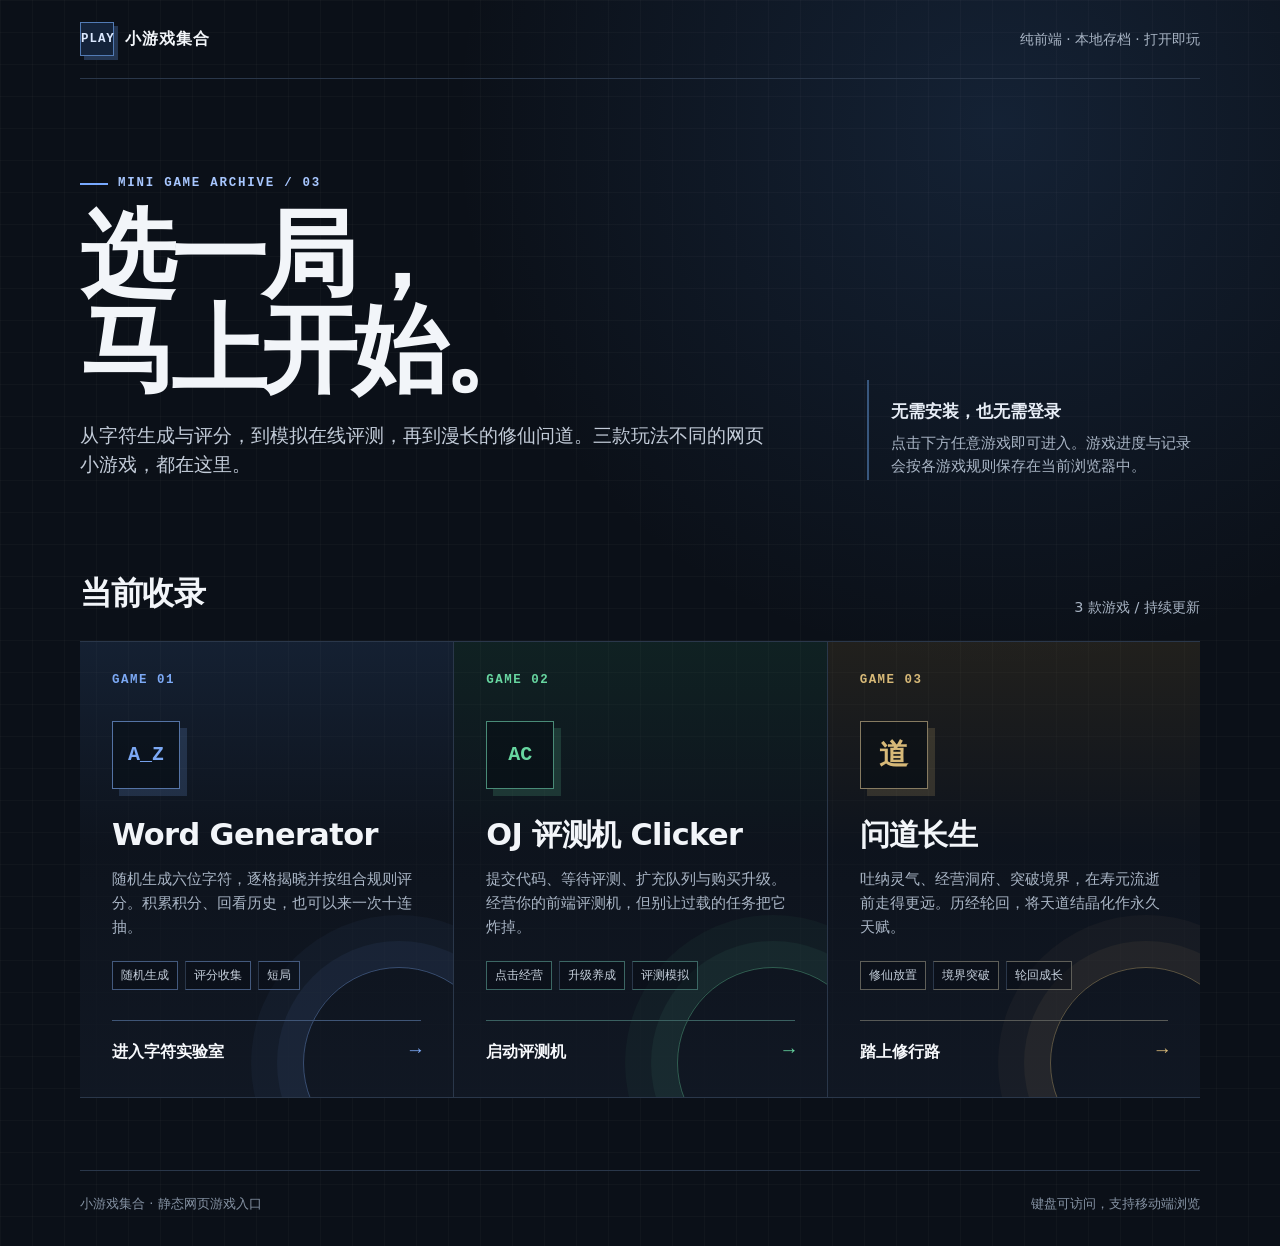
<file: index.html>
<!doctype html>
<html lang="zh-CN">
<head>
  <meta charset="utf-8">
  <meta name="viewport" content="width=device-width, initial-scale=1">
  <meta name="theme-color" content="#0b1018">
  <meta name="description" content="一个无需安装、打开即玩的中文网页小游戏集合。">
  <title>小游戏集合｜选择一局，马上开始</title>
  <style>
    :root {
      color-scheme: dark;
      --bg: #0b1018;
      --surface: #111824;
      --surface-strong: #172131;
      --line: #2a374a;
      --text: #f2f5f9;
      --muted: #a9b5c5;
      --accent: #78a9ff;
      --accent-strong: #a8c7ff;
      --max-width: 1120px;
    }

    * {
      box-sizing: border-box;
    }

    html {
      scroll-behavior: smooth;
    }

    body {
      min-width: 280px;
      min-height: 100vh;
      margin: 0;
      color: var(--text);
      background:
        linear-gradient(rgba(255, 255, 255, 0.025) 1px, transparent 1px),
        linear-gradient(90deg, rgba(255, 255, 255, 0.025) 1px, transparent 1px),
        radial-gradient(circle at 78% 10%, rgba(61, 113, 181, 0.18), transparent 34rem),
        var(--bg);
      background-size: 32px 32px, 32px 32px, auto, auto;
      font-family: system-ui, -apple-system, BlinkMacSystemFont, "Segoe UI", "PingFang SC", "Microsoft YaHei", sans-serif;
      line-height: 1.6;
    }

    a {
      color: inherit;
    }

    .skip-link {
      position: fixed;
      top: 12px;
      left: 12px;
      z-index: 10;
      padding: 9px 13px;
      color: #07111f;
      background: #dce9ff;
      transform: translateY(-160%);
    }

    .skip-link:focus {
      transform: translateY(0);
    }

    .site-header,
    main,
    .site-footer {
      width: min(var(--max-width), calc(100% - 40px));
      margin-inline: auto;
    }

    .site-header {
      display: flex;
      align-items: center;
      justify-content: space-between;
      gap: 24px;
      padding-block: 22px;
      border-bottom: 1px solid var(--line);
    }

    .brand {
      display: inline-flex;
      align-items: center;
      gap: 11px;
      color: var(--text);
      font-weight: 750;
      letter-spacing: 0.06em;
      text-decoration: none;
    }

    .brand-mark {
      display: grid;
      width: 34px;
      aspect-ratio: 1;
      place-items: center;
      border: 1px solid #527bb5;
      color: #dce9ff;
      background: #14233a;
      font: 700 0.78rem/1 ui-monospace, "SFMono-Regular", Consolas, monospace;
      box-shadow: 4px 4px 0 #243652;
    }

    .header-note {
      margin: 0;
      color: var(--muted);
      font-size: 0.86rem;
    }

    main {
      padding-block: clamp(54px, 8vw, 96px) 72px;
    }

    .hero {
      display: grid;
      grid-template-columns: minmax(0, 1.35fr) minmax(250px, 0.65fr);
      gap: clamp(40px, 8vw, 96px);
      align-items: end;
      margin-bottom: clamp(56px, 8vw, 88px);
    }

    .kicker {
      display: flex;
      align-items: center;
      gap: 10px;
      margin: 0 0 16px;
      color: var(--accent-strong);
      font: 700 0.78rem/1.4 ui-monospace, "SFMono-Regular", Consolas, monospace;
      letter-spacing: 0.14em;
      text-transform: uppercase;
    }

    .kicker::before {
      width: 28px;
      height: 2px;
      background: var(--accent);
      content: "";
    }

    h1 {
      max-width: 760px;
      margin: 0;
      font-size: clamp(2.7rem, 7.5vw, 6.4rem);
      line-height: 0.98;
      letter-spacing: -0.055em;
    }

    .hero-copy {
      margin: 24px 0 0;
      max-width: 690px;
      color: #c3ccd9;
      font-size: clamp(1rem, 2vw, 1.16rem);
    }

    .hero-aside {
      padding: 18px 0 2px 22px;
      border-left: 2px solid #38577e;
    }

    .hero-aside strong {
      display: block;
      margin-bottom: 6px;
      color: #e7edf6;
      font-size: 1.05rem;
    }

    .hero-aside p {
      margin: 0;
      color: var(--muted);
      font-size: 0.92rem;
    }

    .section-heading {
      display: flex;
      align-items: end;
      justify-content: space-between;
      gap: 20px;
      margin-bottom: 22px;
    }

    .section-heading h2 {
      margin: 0;
      font-size: clamp(1.5rem, 3vw, 2rem);
      letter-spacing: -0.025em;
    }

    .section-heading p {
      margin: 0;
      color: var(--muted);
      font-size: 0.9rem;
    }

    .game-list {
      display: grid;
      grid-template-columns: repeat(3, minmax(0, 1fr));
      margin: 0;
      padding: 0;
      border-top: 1px solid var(--line);
      list-style: none;
    }

    .game-list li {
      display: flex;
      min-width: 0;
      border-bottom: 1px solid var(--line);
    }

    .game-list li + li {
      border-left: 1px solid var(--line);
    }

    .game-card {
      --game-accent: #7ca9f5;
      --game-tint: rgba(74, 125, 198, 0.15);
      position: relative;
      display: flex;
      width: 100%;
      min-height: 420px;
      flex-direction: column;
      padding: clamp(24px, 3vw, 32px);
      overflow: hidden;
      text-decoration: none;
      background: linear-gradient(180deg, var(--game-tint), rgba(17, 24, 36, 0.42) 45%, rgba(17, 24, 36, 0.92));
      isolation: isolate;
      transition: background-color 180ms ease, transform 180ms ease;
    }

    .game-card::after {
      position: absolute;
      right: -42px;
      bottom: -62px;
      z-index: -1;
      width: 190px;
      height: 190px;
      border: 1px solid color-mix(in srgb, var(--game-accent) 38%, transparent);
      border-radius: 50%;
      box-shadow: 0 0 0 26px color-mix(in srgb, var(--game-accent) 6%, transparent), 0 0 0 52px color-mix(in srgb, var(--game-accent) 4%, transparent);
      content: "";
    }

    .game-card:hover {
      background-color: var(--surface-strong);
      transform: translateY(-4px);
    }

    .game-card:focus-visible,
    .brand:focus-visible,
    .skip-link:focus-visible {
      outline: 3px solid #b9d2ff;
      outline-offset: 4px;
    }

    .game-card--judge {
      --game-accent: #67d6a0;
      --game-tint: rgba(42, 132, 94, 0.15);
    }

    .game-card--train {
      --game-accent: #d7b978;
      --game-tint: rgba(142, 111, 52, 0.17);
    }

    .game-index {
      color: var(--game-accent);
      font: 700 0.78rem/1 ui-monospace, "SFMono-Regular", Consolas, monospace;
      letter-spacing: 0.12em;
    }

    .game-symbol {
      display: grid;
      width: 68px;
      height: 68px;
      place-items: center;
      margin: 34px 0 28px;
      border: 1px solid color-mix(in srgb, var(--game-accent) 55%, #243044);
      color: var(--game-accent);
      background: rgba(6, 11, 18, 0.48);
      font: 800 1.25rem/1 ui-monospace, "SFMono-Regular", Consolas, monospace;
      box-shadow: 7px 7px 0 color-mix(in srgb, var(--game-accent) 17%, transparent);
    }

    .game-card--train .game-symbol {
      font-family: "STKaiti", "KaiTi", serif;
      font-size: 1.8rem;
    }

    .game-card h3 {
      margin: 0;
      font-size: clamp(1.45rem, 2.7vw, 1.9rem);
      line-height: 1.2;
      letter-spacing: -0.02em;
    }

    .game-description {
      margin: 14px 0 22px;
      color: var(--muted);
      font-size: 0.94rem;
    }

    .tags {
      display: flex;
      flex-wrap: wrap;
      gap: 7px;
      margin: 0 0 30px;
      padding: 0;
      list-style: none;
    }

    .tags li {
      padding: 4px 8px;
      border: 1px solid color-mix(in srgb, var(--game-accent) 30%, var(--line));
      color: #c5cfdb;
      background: rgba(8, 13, 21, 0.46);
      font-size: 0.74rem;
    }

    .game-action {
      display: flex;
      align-items: center;
      justify-content: space-between;
      gap: 16px;
      margin-top: auto;
      padding-top: 18px;
      border-top: 1px solid color-mix(in srgb, var(--game-accent) 26%, var(--line));
      color: #f7f9fc;
      font-weight: 750;
    }

    .game-action::after {
      color: var(--game-accent);
      font: 700 1.2rem/1 ui-monospace, "SFMono-Regular", Consolas, monospace;
      content: "→";
      transition: transform 180ms ease;
    }

    .game-card:hover .game-action::after,
    .game-card:focus-visible .game-action::after {
      transform: translateX(5px);
    }

    .site-footer {
      display: flex;
      justify-content: space-between;
      gap: 24px;
      padding-block: 22px 32px;
      border-top: 1px solid var(--line);
      color: #8592a3;
      font-size: 0.82rem;
    }

    .site-footer p {
      margin: 0;
    }

    @media (max-width: 820px) {
      .hero {
        grid-template-columns: 1fr;
        gap: 30px;
      }

      .hero-aside {
        max-width: 560px;
      }

      .game-list {
        grid-template-columns: 1fr;
      }

      .game-list li + li {
        border-left: 0;
      }

      .game-card {
        min-height: 360px;
      }
    }

    @media (max-width: 520px) {
      .site-header,
      main,
      .site-footer {
        width: min(100% - 28px, var(--max-width));
      }

      .site-header {
        align-items: flex-start;
        flex-direction: column;
        gap: 10px;
      }

      main {
        padding-top: 48px;
      }

      h1 {
        font-size: clamp(2.65rem, 16vw, 4.5rem);
      }

      .section-heading,
      .site-footer {
        align-items: flex-start;
        flex-direction: column;
      }

      .game-card {
        min-height: 340px;
        padding: 24px 20px;
      }

      .game-symbol {
        margin-block: 28px 24px;
      }
    }

    @media (prefers-reduced-motion: reduce) {
      html {
        scroll-behavior: auto;
      }

      *,
      *::before,
      *::after {
        scroll-behavior: auto !important;
        transition-duration: 0.01ms !important;
        animation-duration: 0.01ms !important;
        animation-iteration-count: 1 !important;
      }
    }
  </style>
</head>
<body>
  <a class="skip-link" href="#games">跳到游戏列表</a>

  <header class="site-header">
    <a class="brand" href="./" aria-label="小游戏集合首页">
      <span class="brand-mark" aria-hidden="true">PLAY</span>
      <span>小游戏集合</span>
    </a>
    <p class="header-note">纯前端 · 本地存档 · 打开即玩</p>
  </header>

  <main>
    <section class="hero" aria-labelledby="page-title">
      <div>
        <p class="kicker">Mini Game Archive / 03</p>
        <h1 id="page-title">选一局，<br>马上开始。</h1>
        <p class="hero-copy">从字符生成与评分，到模拟在线评测，再到漫长的修仙问道。三款玩法不同的网页小游戏，都在这里。</p>
      </div>
      <aside class="hero-aside" aria-label="游玩说明">
        <strong>无需安装，也无需登录</strong>
        <p>点击下方任意游戏即可进入。游戏进度与记录会按各游戏规则保存在当前浏览器中。</p>
      </aside>
    </section>

    <section id="games" aria-labelledby="games-title">
      <div class="section-heading">
        <h2 id="games-title">当前收录</h2>
        <p>3 款游戏 / 持续更新</p>
      </div>

      <ol class="game-list">
        <li>
          <a class="game-card game-card--wordle" href="games/wordle/" aria-label="进入 Word Generator 字符生成与评分游戏">
            <span class="game-index">GAME 01</span>
            <span class="game-symbol" aria-hidden="true">A_Z</span>
            <h3>Word Generator</h3>
            <p class="game-description">随机生成六位字符，逐格揭晓并按组合规则评分。积累积分、回看历史，也可以来一次十连抽。</p>
            <ul class="tags" aria-label="游戏标签">
              <li>随机生成</li>
              <li>评分收集</li>
              <li>短局</li>
            </ul>
            <span class="game-action">进入字符实验室</span>
          </a>
        </li>

        <li>
          <a class="game-card game-card--judge" href="games/judge/" aria-label="进入 OJ 评测机 Clicker 游戏">
            <span class="game-index">GAME 02</span>
            <span class="game-symbol" aria-hidden="true">AC</span>
            <h3>OJ 评测机 Clicker</h3>
            <p class="game-description">提交代码、等待评测、扩充队列与购买升级。经营你的前端评测机，但别让过载的任务把它炸掉。</p>
            <ul class="tags" aria-label="游戏标签">
              <li>点击经营</li>
              <li>升级养成</li>
              <li>评测模拟</li>
            </ul>
            <span class="game-action">启动评测机</span>
          </a>
        </li>

        <li>
          <a class="game-card game-card--train" href="games/train/" aria-label="进入问道长生修仙放置游戏">
            <span class="game-index">GAME 03</span>
            <span class="game-symbol" aria-hidden="true">道</span>
            <h3>问道长生</h3>
            <p class="game-description">吐纳灵气、经营洞府、突破境界，在寿元流逝前走得更远。历经轮回，将天道结晶化作永久天赋。</p>
            <ul class="tags" aria-label="游戏标签">
              <li>修仙放置</li>
              <li>境界突破</li>
              <li>轮回成长</li>
            </ul>
            <span class="game-action">踏上修行路</span>
          </a>
        </li>
      </ol>
    </section>
  </main>

  <footer class="site-footer">
    <p>小游戏集合 · 静态网页游戏入口</p>
    <p>键盘可访问，支持移动端浏览</p>
  </footer>
</body>
</html>
</file>
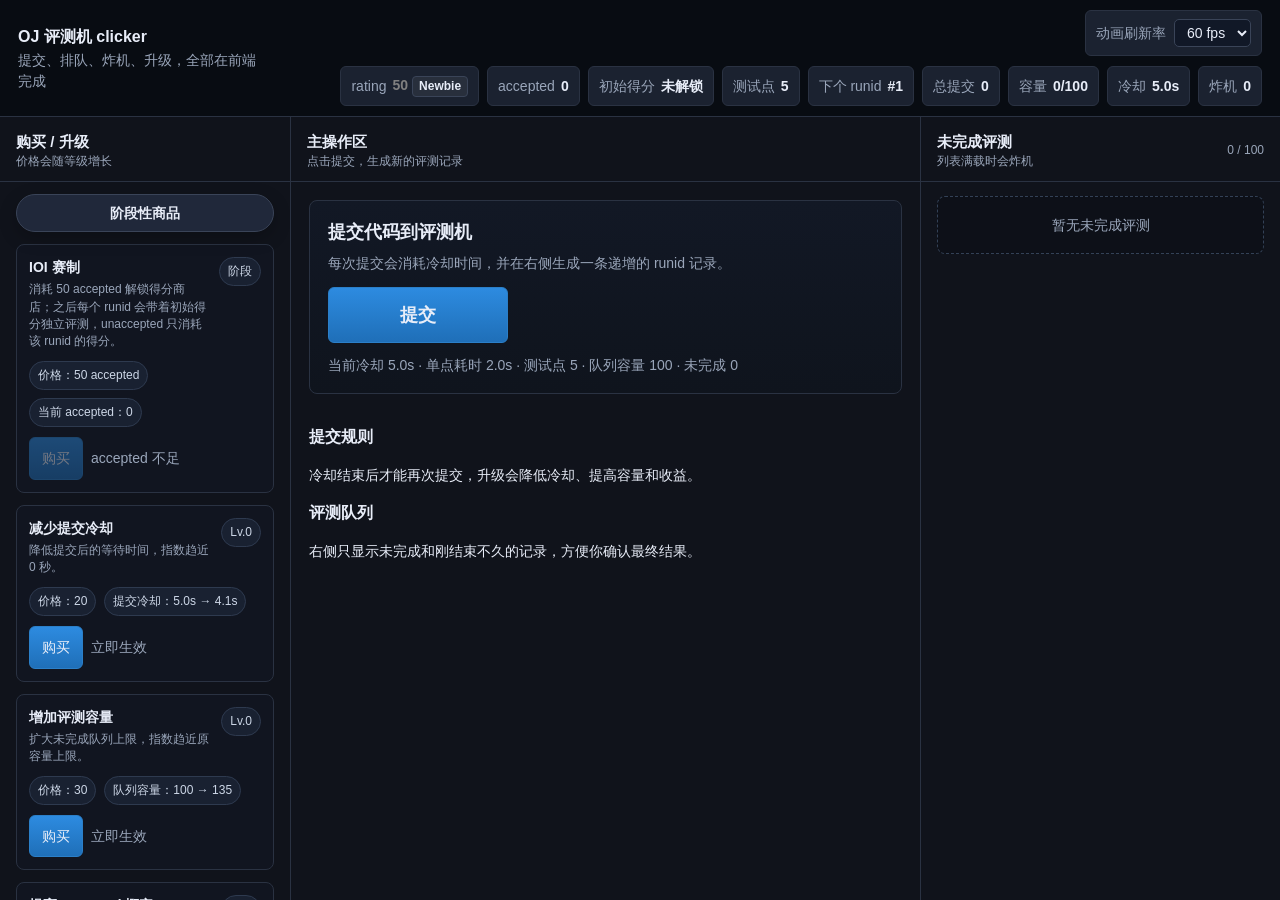
<file: games/judge/index.html>
<!doctype html>
<html lang="zh-CN">
<head>
  <meta charset="utf-8">
  <meta name="viewport" content="width=device-width, initial-scale=1">
  <title>OJ 评测机 clicker</title>
  <style>
    :root {
      color-scheme: dark;
      --bg: #0d1016;
      --panel: #141925;
      --panel-2: #111520;
      --line: #2a3242;
      --line-2: #3a4458;
      --text: #e8edf8;
      --muted: #9aa6ba;
      --good: #6bd68f;
      --warn: #efc75e;
      --bad: #ff7b7b;
      --chip: #1b2230;
      --radius: 8px;
      --sidebar: 290px;
      --rightbar: 360px;
      --topbar-h: 68px;
    }

    * { box-sizing: border-box; }
    html, body { height: 100%; }
    body {
      margin: 0;
      font: 14px/1.45 "Segoe UI", "PingFang SC", "Microsoft YaHei", sans-serif;
      background: linear-gradient(180deg, #0b0e14 0%, #0d1016 100%);
      color: var(--text);
      overflow: hidden;
    }

    button, input, select { font: inherit; }
    button {
      border: 1px solid var(--line);
      background: #1a2130;
      color: var(--text);
      border-radius: 6px;
      padding: 10px 12px;
      cursor: pointer;
      transition: background .15s ease, transform .08s ease, opacity .15s ease;
    }
    button:hover:not(:disabled) { background: #20293b; }
    button:active:not(:disabled) { transform: translateY(1px); }
    button:disabled { opacity: .45; cursor: not-allowed; }

    .app { height: 100vh; display: flex; flex-direction: column; }
    .topbar-actions {
      display: flex;
      align-items: center;
      gap: 10px;
      flex-wrap: wrap;
      justify-content: flex-end;
    }
    .fps-switch {
      display: inline-flex;
      align-items: center;
      gap: 8px;
      padding: 8px 10px;
      background: var(--chip);
      border: 1px solid var(--line);
      border-radius: 6px;
      white-space: nowrap;
    }
    .fps-switch label { color: var(--muted); }
    .fps-switch select {
      min-width: 76px;
      border: 1px solid var(--line-2);
      border-radius: 5px;
      background: #111827;
      color: var(--text);
      padding: 4px 8px;
      cursor: pointer;
    }

    .topbar {
      min-height: var(--topbar-h);
      border-bottom: 1px solid var(--line);
      background: rgba(9, 12, 18, .96);
      display: flex;
      align-items: center;
      justify-content: space-between;
      gap: 12px;
      padding: 10px 18px;
    }
    .brand { display: flex; flex-direction: column; gap: 2px; min-width: 0; }
    .brand strong { font-size: 16px; letter-spacing: 0; }
    .brand span,
    .meta,
    .stat-label,
    .hint,
    .list-item small,
    .upgrade-desc,
    .sub,
    .meta-line,
    .empty,
    .log-entry time,
    .queue-foot {
      color: var(--muted);
    }

    .stats {
      display: flex;
      flex-wrap: wrap;
      gap: 8px;
      justify-content: flex-end;
    }
    .stat {
      display: inline-flex;
      align-items: center;
      gap: 6px;
      padding: 8px 10px;
      background: var(--chip);
      border: 1px solid var(--line);
      border-radius: 6px;
      white-space: nowrap;
    }
    .stat b { color: var(--text); }

    .main {
      flex: 1;
      min-height: 0;
      display: grid;
      grid-template-columns: var(--sidebar) minmax(360px, 1fr) var(--rightbar);
    }
    .panel {
      min-width: 0;
      min-height: 0;
      background: rgba(16, 20, 28, .94);
      overflow: hidden;
    }
    .panel + .panel { border-left: 1px solid var(--line); }
    .panel-inner { height: 100%; min-height: 0; display: flex; flex-direction: column; }
    .panel-head {
      padding: 14px 16px 10px;
      border-bottom: 1px solid var(--line);
      display: flex;
      justify-content: space-between;
      gap: 12px;
      align-items: center;
      flex-wrap: wrap;
    }
    .panel-head h2 { margin: 0; font-size: 15px; }
    .panel-head .sub { font-size: 12px; }
    .panel-body {
      min-height: 0;
      overflow: auto;
      padding: 14px 16px 16px;
      flex: 1 1 auto;
    }

    .upgrade-list,
    .queue-list { display: flex; flex-direction: column; gap: 12px; }
    .upgrade-divider {
      position: sticky;
      top: -14px;
      z-index: 1;
      margin: -2px 0 0;
      padding: 8px 10px;
      border: 1px solid var(--line-2);
      border-radius: 999px;
      background: #20283a;
      color: var(--text);
      font-weight: 700;
      text-align: center;
      box-shadow: 0 6px 18px rgba(0, 0, 0, .22);
    }
    .upgrade {
      border: 1px solid var(--line);
      border-radius: var(--radius);
      background: var(--panel-2);
      padding: 12px;
    }
    .upgrade-top {
      display: flex;
      justify-content: space-between;
      gap: 10px;
      align-items: flex-start;
    }
    .upgrade h3 { margin: 0 0 4px; font-size: 14px; }
    .upgrade-desc { font-size: 12px; margin-bottom: 10px; }
    .upgrade-meta { display: flex; flex-wrap: wrap; gap: 8px; margin-bottom: 10px; }
    .badge {
      display: inline-flex;
      align-items: center;
      gap: 4px;
      padding: 5px 8px;
      background: #192131;
      border: 1px solid #2e3a4f;
      border-radius: 999px;
      color: #cdd7e7;
      font-size: 12px;
      white-space: nowrap;
    }
    .upgrade-actions { display: flex; gap: 8px; align-items: center; flex-wrap: wrap; }
    .primary {
      background: linear-gradient(180deg, #2d8be0 0%, #1f6fb8 100%);
      border-color: #2b7fc8;
    }
    .primary:hover:not(:disabled) { background: linear-gradient(180deg, #3493e9 0%, #2177c6 100%); }

    .center-stage { display: flex; flex-direction: column; min-height: 0; }
    .workbench {
      display: grid;
      gap: 14px;
      padding: 18px;
      height: 100%;
      min-height: 0;
      align-content: start;
    }
    .submit-box {
      border: 1px solid var(--line);
      border-radius: var(--radius);
      background: linear-gradient(180deg, #121825 0%, #0f141d 100%);
      padding: 18px;
    }
    .submit-box h2 { margin: 0 0 8px; font-size: 18px; }
    .submit-box p { margin: 0 0 14px; color: var(--muted); }
    .submit-row { display: flex; gap: 12px; align-items: center; flex-wrap: wrap; }
    .submit-btn { min-width: 180px; min-height: 56px; font-size: 18px; font-weight: 700; }
    .submit-btn[disabled] { background: #1d2330; }

    .center-hint {
      border: 1px solid var(--line);
      border-radius: var(--radius);
      background: var(--panel-2);
      padding: 12px 14px;
      color: var(--muted);
      font-size: 13px;
    }

    .rating-value {
      font-weight: 700;
    }
    .rating-value.unrated {
      color: #000000;
      -webkit-text-stroke: .35px #e8edf8;
      text-shadow: 0 0 2px rgba(255, 255, 255, .55);
    }
    .rating-value.headquarters { color: #000000; -webkit-text-stroke: .35px #e8edf8; }
    .rating-value.newbie { color: #808080; }
    .rating-value.pupil { color: #008000; }
    .rating-value.specialist { color: #03a89e; }
    .rating-value.expert { color: #0000ff; }
    .rating-value.candidate-master { color: #aa00aa; }
    .rating-value.master,
    .rating-value.international-master { color: #ff8c00; }
    .rating-value.grandmaster,
    .rating-value.international-grandmaster { color: #ff0000; }
    .rating-value.legendary-grandmaster,
    .rating-value.tourist {
      color: #ff0000;
      text-shadow: -0.55em 0 0 #000000;
    }
    .rating-title {
      display: inline-flex;
      align-items: center;
      margin-left: 4px;
      padding: 1px 6px;
      border: 1px solid var(--line-2);
      border-radius: 4px;
      background: rgba(255, 255, 255, .06);
      color: var(--text);
      font-weight: 600;
      font-size: 12px;
    }

    .list-item {
      border: 1px solid var(--line);
      border-radius: var(--radius);
      background: var(--panel-2);
      padding: 12px;
      display: grid;
      gap: 8px;
    }
    .list-item-top {
      display: flex;
      justify-content: space-between;
      gap: 10px;
      align-items: center;
    }
    .list-item-note {
      font-size: 12px;
      color: var(--muted);
    }
    .status {
      display: inline-flex;
      align-items: center;
      padding: 4px 8px;
      border-radius: 999px;
      border: 1px solid var(--line);
      background: #181f2d;
      font-size: 12px;
      white-space: nowrap;
    }
    .status.good { color: var(--good); }
    .status.warn { color: var(--warn); }
    .status.bad { color: var(--bad); }
    .progress {
      height: 8px;
      background: #0e131c;
      border: 1px solid #273244;
      border-radius: 999px;
      overflow: hidden;
    }
    .progress > i {
      display: block;
      height: 100%;
      width: 0%;
      background: linear-gradient(90deg, #3d8ddb 0%, #6dc3ff 100%);
    }
    .list-item-footer,
    .queue-foot {
      display: flex;
      justify-content: space-between;
      gap: 10px;
      align-items: center;
      flex-wrap: wrap;
      font-size: 12px;
    }
    .empty {
      border: 1px dashed #334156;
      border-radius: var(--radius);
      padding: 18px;
      text-align: center;
      background: rgba(12, 16, 23, .55);
    }

    .overlay {
      position: fixed;
      inset: 0;
      background: rgba(0, 0, 0, .74);
      display: none;
      align-items: center;
      justify-content: center;
      padding: 20px;
      z-index: 50;
    }
    .overlay.show { display: flex; }
    .modal {
      width: min(420px, 100%);
      border: 1px solid #5f2424;
      background: #141016;
      color: var(--text);
      border-radius: 10px;
      overflow: hidden;
    }
    .modal-head {
      padding: 14px 16px;
      background: #2a1113;
      border-bottom: 1px solid #55242a;
      font-weight: 700;
    }
    .modal-body { padding: 16px; }
    .modal-body p { margin: 0 0 14px; color: #f3d9d9; font-size: 15px; }
    .modal-actions { display: flex; justify-content: flex-end; gap: 10px; }

    @media (max-width: 1120px) {
      .main {
        grid-template-columns: 270px minmax(0, 1fr);
        grid-template-rows: 1fr 1fr;
      }
      .panel.right {
        grid-column: 1 / -1;
        border-left: 0;
        border-top: 1px solid var(--line);
      }
    }

    @media (max-width: 840px) {
      body { overflow: auto; }
      .app { height: auto; min-height: 100vh; }
      .topbar {
        height: auto;
        padding: 12px 14px;
        align-items: flex-start;
        flex-direction: column;
      }
      .topbar-actions {
        justify-content: flex-start;
      }
      .main {
        grid-template-columns: 1fr;
        grid-template-rows: auto auto auto;
        overflow: visible;
      }
      .panel + .panel {
        border-left: 0;
        border-top: 1px solid var(--line);
      }
      .panel-body { max-height: none; overflow: visible; }
      .center-cards { grid-template-columns: 1fr; }
      .submit-btn { width: 100%; }
      .submit-row { align-items: stretch; }
    }
  </style>
</head>
<body>
  <div class="app">
    <header class="topbar">
      <div class="brand">
        <strong>OJ 评测机 clicker</strong>
        <span>提交、排队、炸机、升级，全部在前端完成</span>
      </div>
      <div class="topbar-actions">
        <div class="fps-switch">
          <label for="fpsSelect">动画刷新率</label>
          <select id="fpsSelect" aria-label="动画刷新率">
            <option value="60">60 fps</option>
            <option value="30">30 fps</option>
          </select>
        </div>
        <div class="stats" id="stats"></div>
      </div>
    </header>

    <main class="main">
      <section class="panel left">
        <div class="panel-inner">
          <div class="panel-head">
            <div>
              <h2>购买 / 升级</h2>
              <div class="sub">价格会随等级增长</div>
            </div>
          </div>
          <div class="panel-body">
            <div class="upgrade-list" id="upgrades"></div>
          </div>
        </div>
      </section>

      <section class="panel center">
        <div class="panel-inner center-stage">
          <div class="panel-head">
            <div>
              <h2>主操作区</h2>
              <div class="sub">点击提交，生成新的评测记录</div>
            </div>
          </div>
          <div class="workbench">
            <div class="submit-box">
              <h2>提交代码到评测机</h2>
              <p>每次提交会消耗冷却时间，并在右侧生成一条递增的 runid 记录。</p>
              <div class="submit-row">
                <button class="primary submit-btn" id="submitBtn">提交</button>
                <div class="meta" id="submitMeta"></div>
              </div>
            </div>

            <div class="center-cards">
              <div class="info-card">
                <h3>提交规则</h3>
                <p>冷却结束后才能再次提交，升级会降低冷却、提高容量和收益。</p>
              </div>
              <div class="info-card">
                <h3>评测队列</h3>
                <p>右侧只显示未完成和刚结束不久的记录，方便你确认最终结果。</p>
              </div>
            </div>
          </div>
        </div>
      </section>

      <section class="panel right">
        <div class="panel-inner">
          <div class="panel-head">
            <div>
              <h2>未完成评测</h2>
              <div class="sub">列表满载时会炸机</div>
            </div>
            <div class="sub" id="queueCount"></div>
          </div>
          <div class="panel-body">
            <div class="queue-list" id="queueList"></div>
          </div>
        </div>
      </section>
    </main>
  </div>

  <div class="overlay" id="bombOverlay" aria-hidden="true">
    <div class="modal" role="dialog" aria-modal="true" aria-labelledby="bombTitle">
      <div class="modal-head" id="bombTitle">评测机异常</div>
      <div class="modal-body">
        <p>你把评测机炸了💀</p>
        <div class="modal-actions">
          <button class="primary" id="closeBomb">关闭</button>
        </div>
      </div>
    </div>
  </div>

  <script>
    (() => {
      const STORAGE_KEY = 'oj-judge-clicker-save-v4';
      const STATUS_STEPS = ['Waiting', 'Compiling', 'Running testcase'];
      const BASE_TESTCASE_COUNT = 5;
      const TESTCASE_BASE_MS = 2000;
      const ALL_ACCEPTED_BONUS = 20;
      const FPS_OPTIONS = [60, 30];
      const FINAL_RESULTS = [
        { key: 'accepted', weight: 34, color: 'good' },
        { key: 'WA', weight: 22, color: 'warn' },
        { key: 'TLE', weight: 17, color: 'bad' },
        { key: 'MLE', weight: 10, color: 'bad' },
        { key: 'RE', weight: 11, color: 'bad' },
        { key: 'CE', weight: 6, color: 'bad' }
      ];

      const upgradeDefs = [
        {
          key: 'cooldown',
          title: '减少提交冷却',
          desc: '降低提交后的等待时间，指数趋近 0 秒。',
          basePrice: 20,
          priceMul: 1.55,
          effect: level => `提交冷却：${formatCooldown(getCooldownMs(level))} → ${formatCooldown(getCooldownMs(level + 1))}`
        },
        {
          key: 'capacity',
          title: '增加评测容量',
          desc: '扩大未完成队列上限，指数趋近原容量上限。',
          basePrice: 30,
          priceMul: 1.62,
          effect: level => `队列容量：${getCapacity(level)} → ${getCapacity(level + 1)}`
        },
        {
          key: 'accept',
          title: '提高 accepted 概率',
          desc: '提升每个测试点 accepted 的命中率，其他结果同步压缩，指数趋近 100%。',
          basePrice: 45,
          priceMul: 1.7,
          effect: level => `accepted 概率：${Math.round(getAcceptChance(level) * 100)}% → ${Math.round(getAcceptChance(level + 1) * 100)}%`
        },
        {
          key: 'testcase',
          title: '提高测试点 rating 收益',
          desc: '每升级一次，accepted 测试点 rating 奖励恒定 +1，上不封顶。',
          basePrice: 35,
          priceMul: 1.66,
          effect: level => `测试点收益：+${getTestcaseYield(level)} → +${getTestcaseYield(level + 1)} rating`
        },
        {
          key: 'speed',
          title: '优化测试点耗时',
          desc: '降低每个测试点的评测耗时，指数趋近 0ms。',
          basePrice: 40,
          priceMul: 1.58,
          effect: level => `单点耗时：${formatTestcaseDuration(getTestcaseDurationMs(level))} → ${formatTestcaseDuration(getTestcaseDurationMs(level + 1))}`
        },
        {
          key: 'bot',
          title: 'bot 自动提交',
          desc: '每隔特定时间自动提交一份代码，升级会缩短间隔，封底为 0ms。',
          basePrice: 120,
          priceMul: 1.75,
          effect: level => `自动提交间隔：${formatTestcaseDuration(getBotIntervalMs(level))} → ${formatTestcaseDuration(getBotIntervalMs(level + 1))}`
        }
      ];

      const el = {
        stats: document.getElementById('stats'),
        upgrades: document.getElementById('upgrades'),
        submitBtn: document.getElementById('submitBtn'),
        submitMeta: document.getElementById('submitMeta'),
        queueList: document.getElementById('queueList'),
        queueCount: document.getElementById('queueCount'),
        fpsSelect: document.getElementById('fpsSelect'),
        log: document.getElementById('log'),
        bombOverlay: document.getElementById('bombOverlay'),
        closeBomb: document.getElementById('closeBomb')
      };

      const defaultState = () => ({
        rating: 50,
        accepted: 0,
        score: 0,
        ioiEnabled: false,
        nextRunId: 1,
        totalSubmits: 0,
        nextSubmitAt: 0,
        nextBotSubmitAt: 0,
        upgrades: { cooldown: 0, capacity: 0, accept: 0, testcase: 0, speed: 0, bot: 0, testcaseCount: 0 },
        queue: [],
        finished: [],
        bombCount: 0,
        bombVisible: false,
        log: [],
        animationFps: 60,
        lastTickAt: Date.now()
      });

      let state = loadState();
      let timer = null;
      let bootstrapped = false;
      let lastUpgradeSignature = '';
      let lastFrameAt = 0;

      function loadState() {
        try {
          const raw = localStorage.getItem(STORAGE_KEY);
          if (!raw) return defaultState();
          return mergeState(defaultState(), JSON.parse(raw));
        } catch {
          return defaultState();
        }
      }

      function mergeState(base, saved) {
        const merged = {
          ...base,
          ...(saved && typeof saved === 'object' ? saved : {})
        };
        merged.upgrades = { ...base.upgrades, ...(saved && saved.upgrades ? saved.upgrades : {}) };
        merged.queue = Array.isArray(saved && saved.queue) ? saved.queue : [];
        merged.finished = Array.isArray(saved && saved.finished) ? saved.finished : [];
        merged.rating = Math.max(0, Number(merged.rating) || 0);
        merged.ioiEnabled = Boolean(merged.ioiEnabled);
        if (saved && typeof saved === 'object' && !('accepted' in saved) && !merged.ioiEnabled) {
          merged.accepted = Math.max(0, Number(saved.score) || 0);
          merged.score = 0;
        } else {
          merged.accepted = Math.max(0, Number(merged.accepted) || 0);
          merged.score = Math.max(0, Number(merged.score) || 0);
        }
        merged.nextRunId = Math.max(1, Number(merged.nextRunId) || 1);
        merged.totalSubmits = Math.max(0, Number(merged.totalSubmits) || 0);
        merged.nextSubmitAt = Math.max(0, Number(merged.nextSubmitAt) || 0);
        merged.nextBotSubmitAt = Math.max(0, Number(merged.nextBotSubmitAt) || 0);
        merged.bombCount = Math.max(0, Number(merged.bombCount) || 0);
        merged.bombVisible = Boolean(merged.bombVisible);
        merged.animationFps = FPS_OPTIONS.includes(Number(merged.animationFps)) ? Number(merged.animationFps) : 60;
        merged.lastTickAt = Number(merged.lastTickAt) || Date.now();
        delete merged.lastFrameAt;
        return merged;
      }

      function saveState() {
        state.lastTickAt = Date.now();
        localStorage.setItem(STORAGE_KEY, JSON.stringify(state));
      }

      function clamp(v, min, max) {
        return Math.min(max, Math.max(min, v));
      }

      function formatNumber(v) {
        return Math.floor(v).toLocaleString('zh-CN');
      }

      function formatCooldown(ms) {
        if (!Number.isFinite(ms)) return '未购买';
        if (ms <= 0) return '0s';
        return `${(ms / 1000).toFixed(ms >= 10000 ? 0 : 1)}s`;
      }

      function formatTestcaseDuration(ms) {
        if (!Number.isFinite(ms)) return '未购买';
        if (ms <= 0) return '0ms';
        return ms < 1000 ? `${ms}ms` : formatCooldown(ms);
      }

      function formatDuration(ms) {
        const s = Math.floor(ms / 1000);
        const m = Math.floor(s / 60);
        const rem = s % 60;
        return m <= 0 ? `${rem}s` : `${m}m ${rem}s`;
      }

      function escapeHtml(text) {
        return String(text)
          .replace(/&/g, '&amp;')
          .replace(/</g, '&lt;')
          .replace(/>/g, '&gt;')
          .replace(/"/g, '&quot;')
          .replace(/'/g, '&#39;');
      }

      function logLine(text) {
        if (!Array.isArray(state.log)) state.log = [];
        state.log.unshift({
          text: String(text || ''),
          at: Date.now()
        });
        state.log = state.log.slice(0, 50);
      }

      function addRating(amount) {
        state.rating += amount;
      }

      function randomChoiceWeighted(items) {
        const total = items.reduce((sum, item) => sum + item.weight, 0);
        let roll = Math.random() * total;
        for (const item of items) {
          roll -= item.weight;
          if (roll <= 0) return item;
        }
        return items[items.length - 1];
      }

      function approachLimit(base, limit, level, decay) {
        return limit - (limit - base) * Math.pow(decay, Math.max(0, level));
      }

      function getCooldownMs(level) {
        return Math.ceil(approachLimit(5000, 0, level, 0.82));
      }

      function getCapacity(level) {
        return Math.floor(approachLimit(100, 660, level, 0.9375));
      }

      function getAcceptChance(level) {
        return approachLimit(0.8, 1, level, 0.9);
      }

      function getTestcaseYield(level) {
        return 2 + Math.max(0, Math.floor(Number(level) || 0));
      }

      function getAllAcceptedBonus(level) {
        return Math.floor(approachLimit(ALL_ACCEPTED_BONUS, 80, level, 11 / 12));
      }

      function getTestcaseDurationMs(level) {
        return Math.ceil(approachLimit(TESTCASE_BASE_MS, 0, level, 0.88));
      }

      function getBotIntervalMs(level) {
        if (level <= 0) return Infinity;
        return Math.ceil(approachLimit(10000, 0, level - 1, 0.82));
      }

      function getPrice(def) {
        const level = state.upgrades[def.key] || 0;
        return Math.ceil(def.basePrice * Math.pow(def.priceMul, level));
      }

      function getScorePrice() {
        return Math.ceil(75 * Math.pow(1.18, state.score || 0));
      }

      function getTestcaseCountPrice() {
        return Math.ceil(160 * Math.pow(1.35, state.upgrades.testcaseCount || 0));
      }

      function getTestcaseCount() {
        return BASE_TESTCASE_COUNT + (state.upgrades.testcaseCount || 0);
      }

      function canAfford(def) {
        return state.rating >= getPrice(def);
      }

      function canBuyIoiRules() {
        return !state.ioiEnabled && state.accepted >= 50;
      }

      function canBuyScore() {
        return state.ioiEnabled && state.rating >= getScorePrice();
      }

      function canBuyTestcaseCount() {
        return state.rating >= getTestcaseCountPrice();
      }

      function resultColor(result) {
        if (result === 'unaccepted') return 'bad';
        const found = FINAL_RESULTS.find(r => r.key === result);
        return found ? found.color : 'warn';
      }

      function numericRunId(job) {
        const runId = Number(job && job.runId);
        return Number.isFinite(runId) ? runId : 0;
      }

      function currentCooldown() {
        return getCooldownMs(state.upgrades.cooldown || 0);
      }

      function queueCapacity() {
        return getCapacity(state.upgrades.capacity || 0);
      }

      function currentPendingCount() {
        return state.queue.length;
      }

      function pickTestcaseResult() {
        const acceptChance = getAcceptChance(state.upgrades.accept || 0);
        if (Math.random() < acceptChance) {
          return FINAL_RESULTS.find(item => item.key === 'accepted');
        }
        const speedBoost = state.upgrades.speed || 0;
        const optimizedFactor = 1 + speedBoost * 0.02;
        const adjusted = FINAL_RESULTS
          .filter(item => item.key !== 'accepted')
          .map(item => {
            if (item.key === 'TLE' || item.key === 'MLE' || item.key === 'RE') {
              return { ...item, weight: item.weight / optimizedFactor };
            }
            return item;
          });
        return randomChoiceWeighted(adjusted);
      }

      function spawnRun(applyManualCooldown = true) {
        const now = Date.now();
        const runId = state.nextRunId++;
        const job = {
          runId,
          createdAt: now,
          stageIndex: 0,
          stageStartAt: now,
          testcaseIndex: 0,
          acceptedCount: 0,
          unacceptedCount: 0,
          scoreRemaining: state.ioiEnabled ? Math.max(0, Number(state.score) || 0) : 0,
          testcaseCount: getTestcaseCount(),
          ratingEarned: 0,
          finalResult: null,
          finalAt: null,
          progress: 0
        };
        state.queue.push(job);
        state.totalSubmits += 1;
        if (applyManualCooldown) {
          state.nextSubmitAt = now + currentCooldown();
        }
        // logLine(`runid #${runId} 已提交到评测队列`);
        if (state.queue.length > queueCapacity()) {
          triggerBomb();
        }
      }

      function triggerBomb() {
        state.bombCount += 1;
        state.queue = [];
        state.bombVisible = true;
        state.nextSubmitAt = Math.max(state.nextSubmitAt, Date.now() + 1000);
        // logLine('评测机炸了，队列已清空');
        renderBomb();
        saveState();
      }

      function finishJob(job, now, resultKey) {
        job.finalResult = resultKey;
        job.finalAt = now;
        job.progress = 100;
        job.resultAt = now;
        job.purgeAt = now + 1500;
        if (resultKey === 'accepted') {
          const bonus = getAllAcceptedBonus(state.upgrades.testcase || 0);
          addRating(bonus);
          job.ratingEarned = Math.max(0, Number(job.ratingEarned) || 0) + bonus;
          addRating(job.ratingEarned);
          state.accepted += 1;
        }
        state.finished.unshift(job);
        state.finished = state.finished.slice(0, 12);
      }

      function tickJobs(now) {
        const nextQueue = [];
        for (const job of state.queue) {
          if (job.finalResult) continue;
          const stageDuration = job.stageIndex < 2 ? 700 : getTestcaseDurationMs(state.upgrades.speed || 0);
          const stageStartAt = Number(job.stageStartAt);
          if (!Number.isFinite(stageStartAt) || stageStartAt <= 0 || stageStartAt > now) {
            job.stageStartAt = now;
          }
          const elapsed = now - job.stageStartAt;
          if (elapsed >= stageDuration) {
            if (job.stageIndex < 2) {
              job.stageIndex += 1;
              job.stageStartAt = now;
            } else {
              const result = pickTestcaseResult();
              const testcaseCount = Math.max(1, Number(job.testcaseCount) || getTestcaseCount());
              if (result.key === 'accepted') {
                const yieldValue = getTestcaseYield(state.upgrades.testcase || 0);
                job.acceptedCount += 1;
                addRating(yieldValue);
                job.ratingEarned = Math.max(0, Number(job.ratingEarned) || 0) + yieldValue;
                if (job.acceptedCount + job.unacceptedCount >= testcaseCount) {
                  finishJob(job, now, job.acceptedCount >= testcaseCount ? 'accepted' : 'unaccepted');
                  continue;
                }
                job.testcaseIndex += 1;
                job.stageStartAt = now;
              } else if (state.ioiEnabled) {
                job.unacceptedCount += 1;
                job.scoreRemaining = Math.max(0, Number(job.scoreRemaining) || 0) - 1;
                if (job.scoreRemaining <= 0 || job.acceptedCount + job.unacceptedCount >= testcaseCount) {
                  finishJob(job, now, 'unaccepted');
                  continue;
                }
                job.testcaseIndex += 1;
                job.stageStartAt = now;
              } else {
                finishJob(job, now, result.key);
                continue;
              }
            }
          }
          nextQueue.push(job);
        }
        state.queue = nextQueue.filter(job => !job.finalResult);
        state.finished = state.finished.filter(job => !job.resultShownAt || now < job.purgeAt);
      }

      function updateCooldown(now) {
        if (state.nextSubmitAt && now >= state.nextSubmitAt) {
          state.nextSubmitAt = 0;
        }
      }

      function updateBot(now) {
        const botLevel = state.upgrades.bot || 0;
        if (botLevel <= 0 || state.bombVisible) {
          state.nextBotSubmitAt = 0;
          return;
        }
        const interval = getBotIntervalMs(botLevel);
        if (!Number.isFinite(interval)) return;
        if (!state.nextBotSubmitAt || state.nextBotSubmitAt > now + interval) {
          state.nextBotSubmitAt = now + interval;
          return;
        }
        const capacity = queueCapacity();
        let guard = 0;
        while (now >= state.nextBotSubmitAt && guard < 25) {
          spawnRun(false);
          if (state.bombVisible || state.queue.length > capacity) break;
          state.nextBotSubmitAt += interval;
          if (interval <= 0) break;
          guard += 1;
        }
        if (interval <= 0 && !state.bombVisible) {
          state.nextBotSubmitAt = now;
        }
      }

      function ratingInfo(rating) {
        const r = Math.floor(Number(rating) || 0);
        const tiers = [
          { min: 4000, cls: 'tourist', title: 'Tourist' },
          { min: 3000, cls: 'legendary-grandmaster', title: 'Legendary Grandmaster' },
          { min: 2600, cls: 'international-grandmaster', title: 'International Grandmaster' },
          { min: 2400, cls: 'grandmaster', title: 'Grandmaster' },
          { min: 2300, cls: 'international-master', title: 'International Master' },
          { min: 2100, cls: 'master', title: 'Master' },
          { min: 1900, cls: 'candidate-master', title: 'Candidate Master' },
          { min: 1600, cls: 'expert', title: 'Expert' },
          { min: 1400, cls: 'specialist', title: 'Specialist' },
          { min: 1200, cls: 'pupil', title: 'Pupil' },
          { min: 0, cls: 'newbie', title: 'Newbie' }
        ];
        const tier = tiers.find(item => r >= item.min) || tiers[tiers.length - 1];
        const decoration = r > 5000 ? ratingDecoration(r - 5000) : '';
        return { ...tier, title: tier.title + decoration };
      }

      function ratingDecoration(extra) {
        const stars = Math.floor(extra / 1000);
        const pluses = Math.floor((extra % 1000) / 250);
        const starText = stars > 9 ? `${stars}*` : '*'.repeat(stars);
        return `${starText}${'+'.repeat(pluses)}`;
      }

      function renderRatingStat() {
        const info = ratingInfo(state.rating);
        return `<span class="rating-value ${info.cls}">${formatNumber(state.rating)}</span><span class="rating-title">${escapeHtml(info.title)}</span>`;
      }

      function computeJobView(job, now) {
        if (job.finalResult) {
          return {
            status: job.finalResult,
            detail: job.finalResult === 'accepted' ? `已完成 · rating 额外 +${formatNumber(job.ratingEarned || 0)}` : '已完成',
            progress: 100,
            color: resultColor(job.finalResult)
          };
        }
        const stageDuration = job.stageIndex < 2 ? 700 : getTestcaseDurationMs(state.upgrades.speed || 0);
        const stageStartAt = Number(job.stageStartAt);
        const elapsed = Number.isFinite(stageStartAt) ? now - stageStartAt : 0;
        const progress = clamp(elapsed / stageDuration, 0, 1);
        const stage = STATUS_STEPS[job.stageIndex] || 'Waiting';
        const nextStage = STATUS_STEPS[job.stageIndex + 1];
        const testcaseCount = Math.max(1, Number(job.testcaseCount) || getTestcaseCount());
        const scoreText = state.ioiEnabled ? ` · runid 得分 ${formatNumber(Math.max(0, Number(job.scoreRemaining) || 0))}` : '';
        const detail = nextStage ? `${stage} → ${nextStage}` : `测试点 ${job.testcaseIndex + 1}/${testcaseCount}${job.unacceptedCount ? ` · unaccepted ${job.unacceptedCount}` : ''}${scoreText}`;
        return {
          status: stage,
          detail,
          progress: Math.round(progress * 100),
          color: 'warn'
        };
      }

      function renderUpgrades() {
        el.upgrades.innerHTML = '';
        renderPhaseShop();
        for (const def of upgradeDefs) {
          const level = state.upgrades[def.key] || 0;
          const price = getPrice(def);
          const disabled = !canAfford(def);
          const node = document.createElement('div');
          node.className = 'upgrade';
          node.innerHTML = `
            <div class="upgrade-top">
              <div>
                <h3>${def.title}</h3>
                <div class="upgrade-desc">${def.desc}</div>
              </div>
              <span class="badge">Lv.${level}</span>
            </div>
            <div class="upgrade-meta">
              <span class="badge">价格：${formatNumber(price)}</span>
              <span class="badge">${def.effect(level)}</span>
            </div>
            <div class="upgrade-actions">
              <button type="button" class="primary" data-upgrade="${def.key}" ${disabled ? 'disabled' : ''}>购买</button>
              <span class="hint">${disabled ? 'rating 不足' : '立即生效'}</span>
            </div>
          `;
          el.upgrades.appendChild(node);
        }
      }

      function renderPhaseShop() {
        const divider = document.createElement('div');
        divider.className = 'upgrade-divider';
        divider.textContent = '阶段性商品';
        el.upgrades.appendChild(divider);

        if (!state.ioiEnabled) {
          const node = document.createElement('div');
          node.className = 'upgrade';
          node.innerHTML = `
            <div class="upgrade-top">
              <div>
                <h3>IOI 赛制</h3>
                <div class="upgrade-desc">消耗 50 accepted 解锁得分商店；之后每个 runid 会带着初始得分独立评测，unaccepted 只消耗该 runid 的得分。</div>
              </div>
              <span class="badge">阶段</span>
            </div>
            <div class="upgrade-meta">
              <span class="badge">价格：50 accepted</span>
              <span class="badge">当前 accepted：${formatNumber(state.accepted)}</span>
            </div>
            <div class="upgrade-actions">
              <button type="button" class="primary" data-special="ioi" ${canBuyIoiRules() ? '' : 'disabled'}>购买</button>
              <span class="hint">${canBuyIoiRules() ? '购买后该商品消失' : 'accepted 不足'}</span>
            </div>
          `;
          el.upgrades.appendChild(node);
          return;
        }

        const scorePrice = getScorePrice();
        const scoreNode = document.createElement('div');
        scoreNode.className = 'upgrade';
        scoreNode.innerHTML = `
          <div class="upgrade-top">
            <div>
              <h3>初始得分</h3>
              <div class="upgrade-desc">花费 rating 使每个新 runid 的初始得分 +1；该数值只会增加，不会被评测消耗。</div>
            </div>
            <span class="badge">当前 ${formatNumber(state.score)}</span>
          </div>
          <div class="upgrade-meta">
            <span class="badge">价格：${formatNumber(scorePrice)} rating</span>
            <span class="badge">效果：新 runid 初始得分 +1</span>
          </div>
          <div class="upgrade-actions">
            <button type="button" class="primary" data-special="score" ${canBuyScore() ? '' : 'disabled'}>购买</button>
            <span class="hint">${canBuyScore() ? '立即生效' : 'rating 不足'}</span>
          </div>
        `;
        el.upgrades.appendChild(scoreNode);

        const testcasePrice = getTestcaseCountPrice();
        const testcaseNode = document.createElement('div');
        testcaseNode.className = 'upgrade';
        testcaseNode.innerHTML = `
          <div class="upgrade-top">
            <div>
              <h3>增加测试点数量</h3>
              <div class="upgrade-desc">花费 rating 使每个新 runid 的测试点数量 +1，价格逐级升高。</div>
            </div>
            <span class="badge">当前 ${formatNumber(getTestcaseCount())}</span>
          </div>
          <div class="upgrade-meta">
            <span class="badge">价格：${formatNumber(testcasePrice)} rating</span>
            <span class="badge">效果：测试点 ${formatNumber(getTestcaseCount())} → ${formatNumber(getTestcaseCount() + 1)}</span>
          </div>
          <div class="upgrade-actions">
            <button type="button" class="primary" data-special="testcaseCount" ${canBuyTestcaseCount() ? '' : 'disabled'}>购买</button>
            <span class="hint">${canBuyTestcaseCount() ? '立即生效' : 'rating 不足'}</span>
          </div>
        `;
        el.upgrades.appendChild(testcaseNode);
      }

      function renderStats() {
        const now = Date.now();
        const remain = Math.max(0, state.nextSubmitAt - now);
        const cooldownMs = currentCooldown();
        el.stats.innerHTML = `
          <div class="stat"><span class="stat-label">rating</span><b>${renderRatingStat()}</b></div>
          <div class="stat"><span class="stat-label">accepted</span><b>${formatNumber(state.accepted)}</b></div>
          <div class="stat"><span class="stat-label">初始得分</span><b>${state.ioiEnabled ? formatNumber(state.score) : '未解锁'}</b></div>
          <div class="stat"><span class="stat-label">测试点</span><b>${formatNumber(getTestcaseCount())}</b></div>
          <div class="stat"><span class="stat-label">下个 runid</span><b>#${state.nextRunId}</b></div>
          <div class="stat"><span class="stat-label">总提交</span><b>${formatNumber(state.totalSubmits)}</b></div>
          <div class="stat"><span class="stat-label">容量</span><b>${currentPendingCount()}/${queueCapacity()}</b></div>
          <div class="stat"><span class="stat-label">冷却</span><b>${remain > 0 ? formatCooldown(remain) : formatCooldown(cooldownMs)}</b></div>
          <div class="stat"><span class="stat-label">炸机</span><b>${formatNumber(state.bombCount)}</b></div>
        `;
      }

      function renderSubmit() {
        const now = Date.now();
        const remain = Math.max(0, state.nextSubmitAt - now);
        const canSubmit = remain <= 0 && !state.bombVisible;
        el.submitBtn.disabled = !canSubmit;
        el.submitBtn.textContent = canSubmit ? '提交' : `冷却中 ${Math.ceil(remain / 1000)}s`;
        const botLevel = state.upgrades.bot || 0;
        const botText = botLevel > 0 ? ` · bot 间隔 ${formatTestcaseDuration(getBotIntervalMs(botLevel))}` : '';
        el.submitMeta.textContent = `当前冷却 ${formatCooldown(currentCooldown())} · 单点耗时 ${formatTestcaseDuration(getTestcaseDurationMs(state.upgrades.speed || 0))} · 测试点 ${getTestcaseCount()}${botText} · 队列容量 ${queueCapacity()} · 未完成 ${currentPendingCount()}`;
      }

      function renderQueue() {
        el.queueCount.textContent = `${currentPendingCount()} / ${queueCapacity()}`;
        const now = Date.now();
        const visibleJobs = state.queue
          .concat(state.finished)
          .sort((a, b) => numericRunId(b) - numericRunId(a));
        if (!visibleJobs.length) {
          el.queueList.innerHTML = '<div class="empty">暂无未完成评测</div>';
          return;
        }
        el.queueList.innerHTML = '';
        for (const job of visibleJobs) {
          if (job.finalResult && !job.resultShownAt) {
            job.resultShownAt = now;
            job.purgeAt = now + 1500;
          }
          const view = computeJobView(job, now);
          const item = document.createElement('div');
          item.className = 'list-item';
          item.innerHTML = `
            <div class="list-item-top">
              <div>
                <strong>runid #${job.runId}</strong><br>
                <small>${view.detail}</small>
              </div>
              <span class="status ${view.color}">${view.status}</span>
            </div>
            <div class="progress"><i style="width:${view.progress}%"></i></div>
            <div class="list-item-footer">
              <span>阶段：${STATUS_STEPS[job.stageIndex] || 'Finalizing'}${job.stageIndex >= 2 ? ` ${job.testcaseIndex + 1}/${Math.max(1, Number(job.testcaseCount) || getTestcaseCount())}` : ''}</span>
              <span>已用时：${formatDuration(Math.max(0, now - job.createdAt))}</span>
            </div>
          `;
          el.queueList.appendChild(item);
        }
      }

      function renderLog() {
        if (!el.log) return;
        if (!state.log.length) {
          el.log.innerHTML = '<div class="log-entry">系统已就绪</div>';
          return;
        }
        el.log.innerHTML = state.log.map(item => `
          <div class="log-entry">
            <div>${escapeHtml(item.text)}</div>
            <time>${new Date(item.at).toLocaleTimeString('zh-CN', { hour12: false })}</time>
          </div>
        `).join('');
      }

      function renderBomb() {
        if (!el.bombOverlay) return;
        el.bombOverlay.classList.toggle('show', state.bombVisible);
        el.bombOverlay.setAttribute('aria-hidden', String(!state.bombVisible));
      }

      function renderFpsSwitch() {
        if (!el.fpsSelect) return;
        el.fpsSelect.value = String(FPS_OPTIONS.includes(Number(state.animationFps)) ? state.animationFps : 60);
      }

      function upgradeRenderSignature() {
        return JSON.stringify({
          rating: Math.floor(state.rating),
          accepted: Math.floor(state.accepted),
          score: Math.floor(state.score),
          ioiEnabled: state.ioiEnabled,
          upgrades: state.upgrades
        });
      }

      function renderAll() {
        const upgradeSignature = upgradeRenderSignature();
        if (upgradeSignature !== lastUpgradeSignature) {
          renderUpgrades();
          lastUpgradeSignature = upgradeSignature;
        }
        renderStats();
        renderSubmit();
        renderQueue();
        renderLog();
        renderBomb();
        renderFpsSwitch();
      }

      function purchaseSpecial(key) {
        if (key === 'ioi') {
          if (!canBuyIoiRules()) return;
          state.accepted -= 50;
          state.ioiEnabled = true;
        } else if (key === 'score') {
          if (!canBuyScore()) return;
          state.rating -= getScorePrice();
          state.score += 1;
        } else if (key === 'testcaseCount') {
          if (!canBuyTestcaseCount()) return;
          state.rating -= getTestcaseCountPrice();
          state.upgrades.testcaseCount = (state.upgrades.testcaseCount || 0) + 1;
        }
        lastUpgradeSignature = '';
        saveState();
        renderAll();
      }

      function purchaseUpgrade(key) {
        const def = upgradeDefs.find(x => x.key === key);
        if (!def) return;
        const level = state.upgrades[key] || 0;
        const price = getPrice(def);
        if (state.rating < price) return;
        state.rating -= price;
        state.upgrades[key] = level + 1;
        // logLine(`购买 ${def.title} Lv.${level + 1}`);
        lastUpgradeSignature = '';
        saveState();
        renderAll();
      }

      function mainLoop() {
        const now = Date.now();
        const delta = now - (state.lastTickAt || now);
        if (delta < 0 || delta > 60000) state.lastTickAt = now;
        updateCooldown(now);
        updateBot(now);
        tickJobs(now);
        renderAll();
        saveState();
      }

      function loopFrame(now) {
        const fps = FPS_OPTIONS.includes(Number(state.animationFps)) ? Number(state.animationFps) : 60;
        const frameInterval = 1000 / fps;
        if (!Number.isFinite(lastFrameAt) || lastFrameAt < 0 || lastFrameAt > now) {
          lastFrameAt = 0;
        }
        if (!lastFrameAt || now - lastFrameAt >= frameInterval) {
          lastFrameAt = now - ((now - lastFrameAt) % frameInterval);
          mainLoop();
        }
        timer = requestAnimationFrame(loopFrame);
      }

      function startLoop() {
        if (!timer) {
          timer = requestAnimationFrame(loopFrame);
        }
        if (!bootstrapped) {
          window.addEventListener('focus', mainLoop);
          document.addEventListener('visibilitychange', () => {
            if (!document.hidden) {
              lastFrameAt = 0;
              mainLoop();
            }
          });
          window.addEventListener('beforeunload', saveState);
          bootstrapped = true;
        }
      }

      el.upgrades.addEventListener('click', e => {
        if (!(e.target instanceof Element)) return;
        const specialBtn = e.target.closest('[data-special]');
        if (specialBtn) {
          if (specialBtn.disabled) return;
          purchaseSpecial(specialBtn.dataset.special);
          return;
        }
        const btn = e.target.closest('[data-upgrade]');
        if (!btn || btn.disabled) return;
        purchaseUpgrade(btn.dataset.upgrade);
      });

      if (el.fpsSelect) {
        el.fpsSelect.addEventListener('change', () => {
          const nextFps = Number(el.fpsSelect.value);
          state.animationFps = FPS_OPTIONS.includes(nextFps) ? nextFps : 60;
          lastFrameAt = 0;
          saveState();
          renderFpsSwitch();
        });
      }

      if (el.submitBtn) {
        el.submitBtn.addEventListener('click', () => {
          const now = Date.now();
          if (state.bombVisible) return;
          if (now < state.nextSubmitAt) return;
          spawnRun(true);
          saveState();
          renderAll();
        });
      }

      if (el.closeBomb) {
        el.closeBomb.addEventListener('click', () => {
          state.bombVisible = false;
          // logLine('关闭炸机弹窗');
          saveState();
          renderAll();
        });
      }

      if (el.bombOverlay) {
        el.bombOverlay.addEventListener('click', e => {
          if (e.target === el.bombOverlay && el.closeBomb) el.closeBomb.click();
        });
      }

      state.queue = state.queue.map(job => ({
        ...job,
        runId: Number(job.runId) || 0,
        createdAt: Number(job.createdAt) || Date.now(),
        stageIndex: clamp(Number(job.stageIndex) || 0, 0, STATUS_STEPS.length - 1),
        stageStartAt: sanitizeStageStartAt(job),
        testcaseIndex: clamp(Number(job.testcaseIndex) || 0, 0, Math.max(1, Number(job.testcaseCount) || getTestcaseCount()) - 1),
        acceptedCount: clamp(Number(job.acceptedCount) || 0, 0, Math.max(1, Number(job.testcaseCount) || getTestcaseCount())),
        unacceptedCount: clamp(Number(job.unacceptedCount) || 0, 0, Math.max(1, Number(job.testcaseCount) || getTestcaseCount())),
        scoreRemaining: Math.max(0, Number(job.scoreRemaining) || 0),
        testcaseCount: Math.max(1, Number(job.testcaseCount) || getTestcaseCount()),
        ratingEarned: Math.max(0, Number(job.ratingEarned) || 0),
        finalResult: job.finalResult || null,
        finalAt: Number(job.finalAt) || null,
        progress: Number(job.progress) || 0
      }));

      function sanitizeStageStartAt(job) {
        const now = Date.now();
        const stageStartAt = Number(job.stageStartAt);
        const createdAt = Number(job.createdAt);
        if (Number.isFinite(stageStartAt) && stageStartAt > 0 && stageStartAt <= now) return stageStartAt;
        if (Number.isFinite(createdAt) && createdAt > 0 && createdAt <= now) return createdAt;
        return now;
      }

      state.log = state.log.map(item => ({
        text: String(item.text || ''),
        at: Number(item.at) || Date.now()
      }));

      if (!state.log.length) {
        // logLine('系统已就绪');
      }

      renderAll();
      mainLoop();
      startLoop();
    })();
  </script>
</body>
</html>
</file>
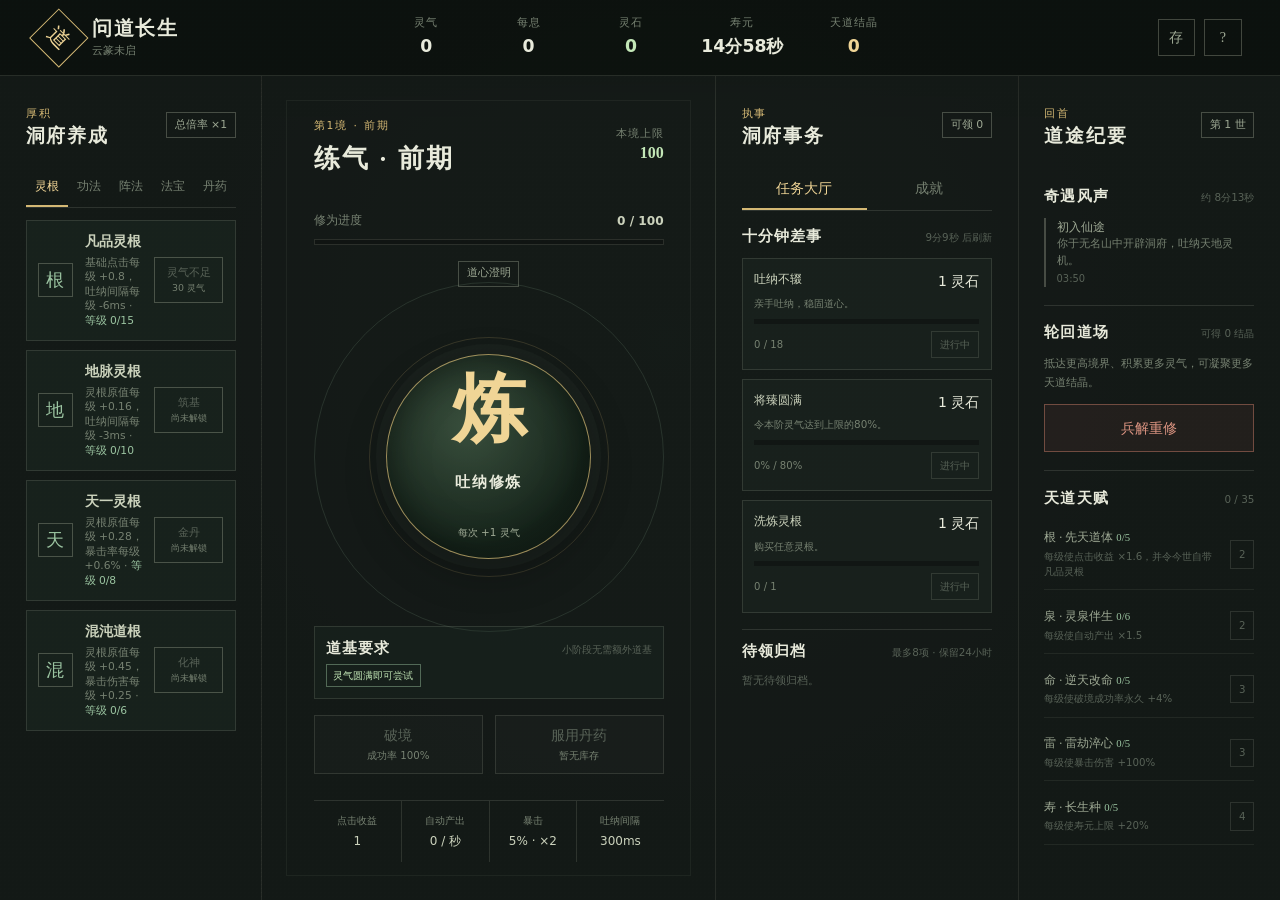
<file: games/train/index.html>
<!doctype html>
<html lang="zh-CN">
<head>
  <meta charset="UTF-8">
  <meta name="viewport" content="width=device-width, initial-scale=1.0, viewport-fit=cover">
  <meta name="theme-color" content="#101411">
  <meta name="description" content="一款暗色水墨风修仙放置点击游戏">
  <title>问道长生</title>
  <link rel="stylesheet" href="./styles.css">
</head>
<body>
  <a class="skip-link" href="#cultivation">跳到修炼区</a>

  <header class="topbar">
    <div class="brand" aria-label="问道长生">
      <span class="brand-mark" aria-hidden="true">道</span>
      <div>
        <h1>问道长生</h1>
        <p id="save-status">云篆未启</p>
      </div>
    </div>

    <div class="resource-strip" aria-label="主要资源">
      <div class="resource-item">
        <span>灵气</span>
        <strong id="qi-value">0</strong>
      </div>
      <div class="resource-item">
        <span>每息</span>
        <strong id="qps-value">0</strong>
      </div>
      <div class="resource-item stones">
        <span>灵石</span>
        <strong id="stone-value">0</strong>
      </div>
      <div class="resource-item">
        <span>寿元</span>
        <strong id="lifespan-value">--</strong>
      </div>
      <div class="resource-item crystal">
        <span>天道结晶</span>
        <strong id="crystal-value">0</strong>
      </div>
    </div>

    <div class="top-actions">
      <button class="icon-button" id="save-button" type="button" title="立即存档" aria-label="立即存档">存</button>
      <button class="icon-button" id="help-button" type="button" title="游戏说明" aria-label="游戏说明">?</button>
    </div>
  </header>

  <nav class="mobile-tabs" aria-label="区域导航">
    <button type="button" data-panel="growth">养成</button>
    <button type="button" data-panel="cultivation" class="active">修炼</button>
    <button type="button" data-panel="affairs">事务 <span id="mobile-claim-badge" class="claim-badge" hidden></span></button>
    <button type="button" data-panel="chronicle">道途</button>
  </nav>

  <main class="game-shell">
    <aside class="side-panel growth-panel" id="growth" data-game-panel>
      <div class="panel-heading">
        <div>
          <span class="eyebrow">厚积</span>
          <h2>洞府养成</h2>
        </div>
        <span id="global-multiplier" class="metric-badge">总倍率 ×1</span>
      </div>

      <div class="category-tabs" id="shop-tabs" role="tablist" aria-label="养成分类">
        <button type="button" role="tab" aria-selected="true" data-shop-tab="roots">灵根</button>
        <button type="button" role="tab" aria-selected="false" data-shop-tab="arts">功法</button>
        <button type="button" role="tab" aria-selected="false" data-shop-tab="arrays">阵法</button>
        <button type="button" role="tab" aria-selected="false" data-shop-tab="treasures">法宝</button>
        <button type="button" role="tab" aria-selected="false" data-shop-tab="pills">丹药</button>
      </div>

      <div class="shop-list" id="shop-list" aria-live="polite"></div>
    </aside>

    <section class="cultivation-panel active" id="cultivation" data-game-panel tabindex="-1">
      <div class="realm-header">
        <div>
          <span class="eyebrow" id="realm-index">第一境</span>
          <h2 id="realm-name">练气 · 前期</h2>
        </div>
        <div class="realm-meta">
          <span>本境上限</span>
          <strong id="realm-cap">100</strong>
        </div>
      </div>

      <div class="progress-section">
        <div class="progress-copy">
          <span id="progress-label">修为进度</span>
          <strong id="progress-value">0 / 100</strong>
        </div>
        <div class="progress-track" role="progressbar" aria-label="修为进度" aria-valuemin="0" aria-valuemax="100" aria-valuenow="0">
          <div id="progress-fill"></div>
        </div>
      </div>

      <div class="status-row" id="status-row" aria-label="当前状态"></div>

      <div class="cultivation-stage" id="cultivation-stage">
        <div class="ink-ring ring-outer" aria-hidden="true"></div>
        <div class="ink-ring ring-inner" aria-hidden="true"></div>
        <button class="cultivate-button" id="cultivate-button" type="button">
          <span class="cultivate-glyph" aria-hidden="true">炼</span>
          <strong>吐纳修炼</strong>
          <small id="click-yield">每次 +1 灵气</small>
        </button>
        <div id="floating-text-layer" aria-hidden="true"></div>
      </div>

      <section class="foundation-box" aria-labelledby="foundation-title">
        <div class="section-title"><h3 id="foundation-title">道基要求</h3><span id="foundation-summary">小阶段无需额外道基</span></div>
        <ul id="foundation-list"></ul>
      </section>

      <div class="action-row">
        <button class="primary-action" id="breakthrough-button" type="button" disabled>
          <span>破境</span>
          <small id="breakthrough-chance">成功率 100%</small>
        </button>
        <button class="secondary-action" id="consume-pill-button" type="button" disabled>
          <span>服用丹药</span>
          <small id="pill-quick-label">暂无库存</small>
        </button>
      </div>

      <dl class="stat-grid" aria-label="修炼明细">
        <div><dt>点击收益</dt><dd id="click-stat">1</dd></div>
        <div><dt>自动产出</dt><dd id="auto-stat">0 / 秒</dd></div>
        <div><dt>暴击</dt><dd id="crit-stat">5% · ×2</dd></div>
        <div><dt>吐纳间隔</dt><dd id="interval-stat">300ms</dd></div>
      </dl>
    </section>

    <aside class="side-panel affairs-panel" id="affairs" data-game-panel tabindex="-1">
      <div class="panel-heading">
        <div><span class="eyebrow">执事</span><h2>洞府事务</h2></div>
        <span id="affairs-claim-badge" class="metric-badge">可领 0</span>
      </div>
      <div class="affairs-tabs" role="tablist" aria-label="事务分类">
        <button type="button" role="tab" aria-selected="true" data-affairs-tab="tasks">任务大厅</button>
        <button type="button" role="tab" aria-selected="false" data-affairs-tab="achievements">成就</button>
      </div>
      <section id="tasks-view" class="affairs-view active">
        <div class="section-title"><h3>十分钟差事</h3><span id="task-countdown">即将刷新</span></div>
        <div class="task-list" id="task-list"></div>
        <div class="archive-block"><div class="section-title"><h3>待领归档</h3><span>最多8项 · 保留24小时</span></div><div class="task-list compact" id="task-archive"></div></div>
      </section>
      <section id="achievements-view" class="affairs-view">
        <div class="section-title"><h3>永久成就</h3><span id="achievement-summary">0 / 0</span></div>
        <div class="achievement-list" id="achievement-list"></div>
      </section>
    </aside>

    <aside class="side-panel chronicle-panel" id="chronicle" data-game-panel>
      <div class="panel-heading">
        <div>
          <span class="eyebrow">回首</span>
          <h2>道途纪要</h2>
        </div>
        <span id="generation-label" class="metric-badge">第 1 世</span>
      </div>

      <section class="unframed-section">
        <div class="section-title">
          <h3>奇遇风声</h3>
          <span id="encounter-timer">天机未显</span>
        </div>
        <div class="event-log" id="event-log" aria-live="polite"></div>
      </section>

      <section class="unframed-section rebirth-section">
        <div class="section-title">
          <h3>轮回道场</h3>
          <span id="rebirth-gain">可得 0 结晶</span>
        </div>
        <p id="rebirth-hint">抵达更高境界、积累更多灵气，可凝聚更多天道结晶。</p>
        <button class="danger-action" id="rebirth-button" type="button">兵解重修</button>
      </section>

      <section class="unframed-section talent-section">
        <div class="section-title">
          <h3>天道天赋</h3>
          <span id="talent-count">0 / 0</span>
        </div>
        <div class="talent-list" id="talent-list"></div>
      </section>
    </aside>
  </main>

  <button class="encounter-orb" id="encounter-orb" type="button" hidden aria-label="发现机缘">
    <span aria-hidden="true">缘</span>
    <small>机缘掠影</small>
  </button>
  <button class="combat-orb" id="combat-orb" type="button" hidden aria-label="接受随机切磋" title="接受随机切磋">
    <span aria-hidden="true">战</span>
    <small>切磋邀约</small>
  </button>

  <div class="toast-region" id="toast-region" aria-live="polite" aria-atomic="true"></div>

  <dialog class="game-dialog" id="encounter-dialog">
    <form method="dialog">
      <div class="dialog-heading">
        <span class="dialog-seal" aria-hidden="true">缘</span>
        <div>
          <span class="eyebrow">一念之间</span>
          <h2 id="encounter-title">奇遇</h2>
        </div>
      </div>
      <p id="encounter-description"></p>
      <div class="choice-list" id="encounter-choices"></div>
    </form>
  </dialog>

  <dialog class="game-dialog combat-dialog" id="combat-dialog" aria-labelledby="combat-title">
    <div class="dialog-heading combat-heading">
      <span class="dialog-seal warning" aria-hidden="true">斗</span>
      <div>
        <span class="eyebrow" id="combat-source">切磋</span>
        <h2 id="combat-title">回合制战斗</h2>
      </div>
      <strong id="combat-turn-label">玩家回合</strong>
    </div>
    <div class="combatants">
      <section class="combatant player-combatant" aria-labelledby="combat-player-name">
        <header><h3 id="combat-player-name">道友</h3><span id="combat-player-hp-text">0 / 0</span></header>
        <div class="combat-hp" role="progressbar" aria-label="玩家生命" aria-valuemin="0" aria-valuemax="100" aria-valuenow="0"><span id="combat-player-hp"></span></div>
        <div class="combat-meta"><span id="combat-resolve">战意 3 / 6</span><span id="combat-player-stats">攻 0 · 防 0</span></div>
        <div class="combat-buffs" id="combat-player-buffs" aria-label="玩家战斗状态"></div>
      </section>
      <section class="combatant enemy-combatant" aria-labelledby="combat-enemy-name">
        <header><h3 id="combat-enemy-name">敌手</h3><span id="combat-enemy-hp-text">0 / 0</span></header>
        <div class="combat-hp enemy" role="progressbar" aria-label="敌方生命" aria-valuemin="0" aria-valuemax="100" aria-valuenow="0"><span id="combat-enemy-hp"></span></div>
        <div class="combat-meta"><span id="combat-enemy-type">未知</span><span id="combat-enemy-stats">攻 0 · 防 0</span></div>
        <div class="combat-buffs" id="combat-enemy-buffs" aria-label="敌方战斗状态"></div>
      </section>
    </div>
    <div class="combat-body">
      <div class="combat-controls" id="combat-controls" aria-label="战斗操作">
        <button type="button" data-combat-action="attack">普通攻击<small>战意 +1</small></button>
        <button type="button" data-combat-action="defend">防御<small>减伤45% · 战意 +2</small></button>
        <button type="button" data-combat-action="charge">蓄力<small>攻势+35% · 战意 +3</small></button>
        <button type="button" data-combat-action="spell">术法<small id="combat-spell-label">消耗3战意</small></button>
        <button type="button" data-combat-action="retreat">撤退<small id="combat-retreat-label">成功率70%</small></button>
        <button type="button" id="combat-pill-toggle">战斗丹药<small id="combat-pill-label">选择丹药</small></button>
      </div>
      <div class="combat-pill-list" id="combat-pill-list" hidden></div>
      <section class="combat-log-panel" aria-labelledby="combat-log-title">
        <h3 id="combat-log-title">战况</h3>
        <ol id="combat-log"></ol>
      </section>
    </div>
    <button class="primary-action full-width" id="combat-finish-button" type="button" hidden>结束战斗</button>
  </dialog>

  <dialog class="game-dialog compact-dialog" id="confirm-dialog">
    <form method="dialog">
      <div class="dialog-heading">
        <span class="dialog-seal warning" aria-hidden="true">慎</span>
        <div>
          <span class="eyebrow">此念不可轻回</span>
          <h2 id="confirm-title">确认</h2>
        </div>
      </div>
      <p id="confirm-description"></p>
      <div class="dialog-actions">
        <button class="ghost-action" value="cancel">取消</button>
        <button class="danger-action" id="confirm-action" value="confirm">确认</button>
      </div>
    </form>
  </dialog>

  <dialog class="game-dialog compact-dialog" id="notice-dialog">
    <form method="dialog">
      <div class="dialog-heading">
        <span class="dialog-seal" aria-hidden="true">记</span>
        <div>
          <span class="eyebrow" id="notice-eyebrow">重返洞府</span>
          <h2 id="notice-title">离线结算</h2>
        </div>
      </div>
      <div id="notice-content"></div>
      <button class="primary-action full-width" value="close">收下</button>
    </form>
  </dialog>

  <dialog class="game-dialog compact-dialog" id="help-dialog">
    <form method="dialog">
      <div class="dialog-heading">
        <span class="dialog-seal" aria-hidden="true">诀</span>
        <div>
          <span class="eyebrow">修行要略</span>
          <h2>问道手札</h2>
        </div>
      </div>
      <div class="help-content">
        <p>吐纳获得灵气；任务大厅产出永久灵石。灵根消耗灵气，功法消耗灵石与少量灵气，阵法、法宝和丹药消耗灵石。</p>
        <p>大境界突破除灵气圆满外还需满足道基清单；金丹境起可能失败并进入虚弱。</p>
        <p>寿元按现实时间流逝。兵解或寿尽后，今世修为归零；灵石、任务、成就、天道结晶与永久天赋保留。</p>
        <p>存档每 10 秒自动写入本机，也会在关键操作后立即保存。离线收益最多结算 24 小时。</p>
      </div>
      <button class="primary-action full-width" value="close">已阅</button>
    </form>
  </dialog>

  <noscript>此游戏需要启用 JavaScript 才能运行。</noscript>
  <script type="module" src="./js/main.js"></script>
</body>
</html>
</file>
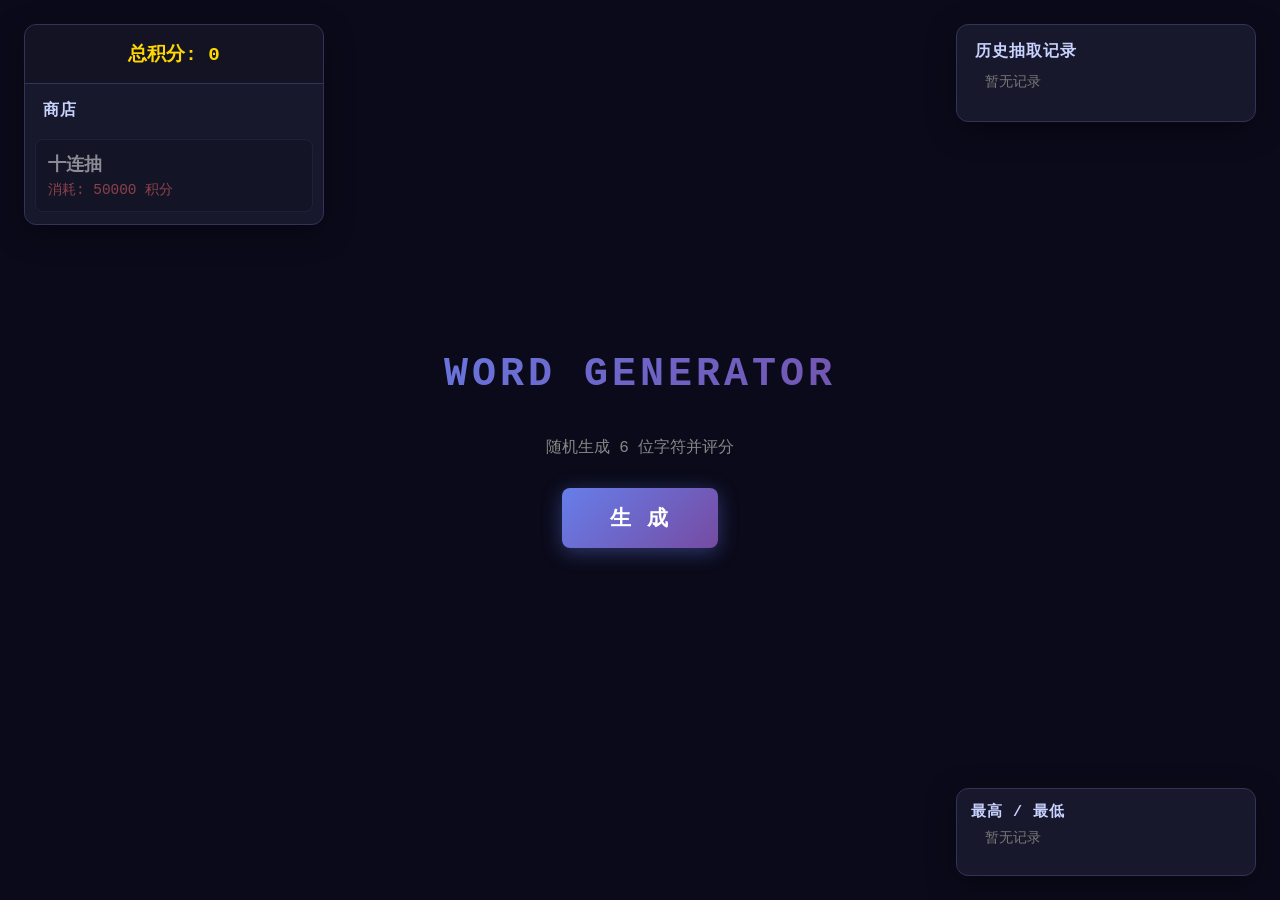
<file: games/wordle/index.html>
<!DOCTYPE html>
<html lang="zh-CN">
<head>
    <meta charset="UTF-8">
    <meta name="viewport" content="width=device-width, initial-scale=1.0">
    <link rel="icon" type="image/png" href="word.png">
    <title>Word Generator</title>
    <style>
        * {
            margin: 0;
            padding: 0;
            box-sizing: border-box;
        }

        body {
            font-family: 'Courier New', monospace;
            background: #0a0a1a;
            color: #eee;
            min-height: 100vh;
            display: flex;
            align-items: center;
            justify-content: center;
        }

        #app {
            text-align: center;
            width: 100%;
            max-width: 700px;
            padding: 20px;
        }

        h1 {
            font-size: 2.5rem;
            margin-bottom: 40px;
            color: #667eea; /* fallback */
            background: linear-gradient(135deg, #667eea, #764ba2);
            -webkit-background-clip: text;
            -webkit-text-fill-color: transparent;
            background-clip: text;
            letter-spacing: 4px;
        }

        .btn {
            padding: 16px 48px;
            font-size: 1.3rem;
            font-family: 'Courier New', monospace;
            font-weight: bold;
            border: none;
            border-radius: 8px;
            cursor: pointer;
            transition: all 0.3s ease;
            letter-spacing: 2px;
        }

        #generate-btn {
            background: linear-gradient(135deg, #667eea, #764ba2);
            color: white;
            box-shadow: 0 4px 20px rgba(102, 126, 234, 0.4);
        }

        #generate-btn:hover {
            transform: translateY(-2px);
            box-shadow: 0 6px 30px rgba(102, 126, 234, 0.6);
        }

        #restart-btn {
            background: linear-gradient(135deg, #f093fb, #f5576c);
            color: white;
            box-shadow: 0 4px 20px rgba(245, 87, 108, 0.4);
            margin: 20px 0;
        }

        #restart-btn:hover {
            transform: translateY(-2px);
            box-shadow: 0 6px 30px rgba(245, 87, 108, 0.6);
        }

        #word-display {
            display: flex;
            justify-content: center;
            gap: 12px;
            margin: 40px 0 30px;
        }

        .char-slot {
            width: 60px;
            height: 70px;
            background: #1a1a2e;
            border: 2px solid #333;
            border-radius: 8px;
            display: flex;
            align-items: center;
            justify-content: center;
            font-size: 2rem;
            font-weight: bold;
            transition: all 0.3s ease;
        }

        .char-slot.active {
            border-color: #667eea;
            box-shadow: 0 0 15px rgba(102, 126, 234, 0.5);
        }

        .char-slot.revealed {
            border-color: #764ba2;
            background: #1e1e3a;
        }

        .char-slot.space-char {
            border-color: #444;
            background: #111;
            color: #666;
        }

        .char-slot.underscore-char {
            border-color: #f5576c;
            color: #f5576c;
        }

        #result-screen { display: none; }

        .fade-in {
            animation: fadeIn 0.5s ease forwards;
        }

        @keyframes fadeIn {
            from { opacity: 0; transform: translateY(20px); }
            to { opacity: 1; transform: translateY(0); }
        }

        .word-text {
            font-size: 1.2rem;
            color: #888;
            margin-top: 10px;
            letter-spacing: 2px;
        }
        
        .console-tip {
            position: fixed;
            bottom: 12px;
            left: 12px;
            background: rgba(0,0,0,0.6);
            padding: 6px 12px;
            border-radius: 20px;
            font-size: 11px;
            font-family: monospace;
            color: #8f8;
            pointer-events: none;
            z-index: 999;
            -webkit-backdrop-filter: blur(4px);
            backdrop-filter: blur(4px);
        }

        #shop-panel {
            position: fixed;
            top: 24px;
            left: 24px;
            width: 300px;
            max-height: calc(100vh - 48px);
            background: rgba(26, 26, 46, 0.94);
            border: 1px solid #33335a;
            border-radius: 12px;
            box-shadow: 0 8px 30px rgba(0, 0, 0, 0.35);
            overflow: hidden;
            text-align: left;
            -webkit-backdrop-filter: blur(6px);
            backdrop-filter: blur(6px);
            display: flex;
            flex-direction: column;
        }

        #currency-display {
            padding: 16px 18px;
            background: rgba(0, 0, 0, 0.2);
            border-bottom: 1px solid #33335a;
            font-size: 1.2rem;
            font-weight: bold;
            color: #ffd700;
            text-align: center;
        }

        #shop-panel h2 {
            padding: 16px 18px 10px;
            color: #c7d2fe;
            font-size: 1rem;
            letter-spacing: 1px;
        }

        #shop-list {
            padding: 0 10px 12px;
            overflow-y: auto;
        }

        .shop-item {
            width: 100%;
            margin-top: 8px;
            padding: 12px;
            background: #111124;
            border: 1px solid #29294a;
            border-radius: 8px;
            color: #eee;
            font-family: 'Courier New', monospace;
            text-align: left;
            cursor: pointer;
            transition: all 0.2s ease;
        }

        .shop-item:hover:not(:disabled) {
            border-color: #4fc3f7;
            box-shadow: 0 0 12px rgba(79, 195, 247, 0.25);
        }

        .shop-item:disabled {
            opacity: 0.5;
            cursor: not-allowed;
            border-color: #29294a;
            box-shadow: none;
        }

        .shop-item-title {
            font-size: 1.1rem;
            font-weight: bold;
            color: #fff;
            margin-bottom: 4px;
        }

        .shop-item-cost {
            font-size: 0.9rem;
            color: #ff6b6b;
        }

        #history-panel {
            position: fixed;
            top: 24px;
            right: 24px;
            width: 300px;
            max-height: calc(100vh - 260px);
            background: rgba(26, 26, 46, 0.94);
            border: 1px solid #33335a;
            border-radius: 12px;
            box-shadow: 0 8px 30px rgba(0, 0, 0, 0.35);
            overflow: hidden;
            text-align: left;
            -webkit-backdrop-filter: blur(6px);
            backdrop-filter: blur(6px);
        }

        #history-panel h2 {
            padding: 16px 18px 10px;
            color: #c7d2fe;
            font-size: 1rem;
            letter-spacing: 1px;
        }

        .history-empty {
            padding: 0 18px 18px;
            color: #777;
            font-size: 0.9rem;
        }

        #history-list {
            max-height: calc(100vh - 104px);
            overflow-y: auto;
            padding: 0 10px 12px;
        }

        .history-item {
            width: 100%;
            margin-top: 8px;
            padding: 10px;
            background: #111124;
            border: 1px solid #29294a;
            border-radius: 8px;
            color: #eee;
            font-family: 'Courier New', monospace;
            text-align: left;
            cursor: pointer;
        }

        .history-item:hover,
        .history-item.expanded {
            border-color: #667eea;
            box-shadow: 0 0 12px rgba(102, 126, 234, 0.25);
        }

        .history-summary {
            display: grid;
            grid-template-columns: 1fr auto;
            gap: 6px 10px;
            align-items: center;
        }

        .history-word {
            color: #fff;
            font-size: 1.05rem;
            font-weight: bold;
            letter-spacing: 1px;
            white-space: pre;
        }

        .history-score {
            color: #b7c0ff;
            font-size: 0.85rem;
        }

        .history-rating {
            font-size: 0.85rem;
            font-weight: bold;
        }

        .history-time {
            color: #777;
            font-size: 0.75rem;
            text-align: right;
        }

        .history-breakdown {
            display: none;
            margin-top: 10px;
            padding-top: 8px;
            border-top: 1px solid #2b2b4d;
        }

        .history-item.expanded .history-breakdown {
            display: block;
        }

        .history-breakdown-row {
            display: flex;
            justify-content: space-between;
            gap: 10px;
            padding: 4px 0;
            color: #bbb;
            font-size: 0.78rem;
        }

        .history-breakdown-row .points {
            color: #4caf50;
            white-space: nowrap;
        }

        #extreme-panel {
            position: fixed;
            right: 24px;
            bottom: 24px;
            width: 300px;
            max-height: 188px;
            background: rgba(26, 26, 46, 0.94);
            border: 1px solid #33335a;
            border-radius: 12px;
            box-shadow: 0 8px 30px rgba(0, 0, 0, 0.35);
            overflow: hidden;
            text-align: left;
            -webkit-backdrop-filter: blur(6px);
            backdrop-filter: blur(6px);
        }

        #extreme-panel h2 {
            padding: 12px 14px 6px;
            color: #c7d2fe;
            font-size: 0.95rem;
            letter-spacing: 1px;
        }

        #extreme-list {
            max-height: 138px;
            overflow-y: auto;
            padding: 0 10px 10px;
        }

        .extreme-item {
            width: 100%;
            margin-top: 8px;
            padding: 8px;
            background: #111124;
            border: 1px solid #29294a;
            border-radius: 8px;
            color: #eee;
            font-family: 'Courier New', monospace;
            text-align: left;
            cursor: pointer;
        }

        .extreme-item:hover,
        .extreme-item.expanded {
            border-color: #f093fb;
            box-shadow: 0 0 12px rgba(240, 147, 251, 0.25);
        }

        .extreme-label {
            color: #f0abfc;
            font-size: 0.78rem;
            font-weight: bold;
        }

        .extreme-item .history-breakdown {
            max-height: 160px;
            overflow-y: auto;
        }

        .extreme-item.expanded .history-breakdown {
            display: block;
        }

        @media (max-width: 1060px) {
            body {
                padding-right: 0;
                align-items: flex-start;
            }

            #app {
                margin-top: 24px;
            }

            #history-panel,
            #extreme-panel,
            #shop-panel {
                position: static;
                width: min(700px, calc(100% - 40px));
                max-height: none;
                margin: 20px auto;
            }

            #history-list,
            #extreme-list {
                max-height: 360px;
            }
        }
    </style>
</head>
<body>
<div id="app">
    <div id="main-screen">
        <h1>WORD GENERATOR</h1>
        <p style="color:#888; margin-bottom:30px;">随机生成 6 位字符并评分</p>
        <button class="btn" id="generate-btn">生 成</button>
    </div>
    <div id="result-screen">
        <div id="word-display"></div>
        <div class="word-text" id="word-text"></div>
        <div id="rating"></div>
        <div id="score"></div>
        <div id="total-score"></div>
        <button class="btn" id="restart-btn" style="display:none;">RESTART</button>
        <div id="breakdown"></div>
    </div>
</div>
<aside id="shop-panel" aria-label="商店">
    <div id="currency-display">
        总积分: <span id="total-currency">0</span>
    </div>
    <h2>商店</h2>
    <div id="shop-list">
        <button class="shop-item" id="btn-ten-pull">
            <div class="shop-item-title">十连抽</div>
            <div class="shop-item-cost">消耗: <span id="ten-pull-cost">0</span> 积分</div>
        </button>
    </div>
</aside>
<aside id="history-panel" aria-label="历史抽取记录">
    <h2>历史抽取记录</h2>
    <div id="history-list"></div>
</aside>
<aside id="extreme-panel" aria-label="最高分和最低分记录">
    <h2>最高 / 最低</h2>
    <div id="extreme-list"></div>
</aside>

<script src="rating-module.js"></script>
<script>
    // ---------- 基础配置 ----------
    const CHARS = 'abcdefghijklmnopqrstuvwxyz ';

    let generated = [];          // 存储当前生成的字符数组（长度6）
    
    // ---------- 全局控制台 API ----------
    // 存储下一次固定单词（字符串，长度6，仅允许小写字母或空格）
    let _nextFixedWordRaw = null;    // 原始字符串缓存，未验证
    
    /**
     * 在控制台调用：设置下一次生成时使用的固定字符串（长度必须为6，只能包含小写字母 a-z 或 空格）
     * 例：setNextWord("hello "), setNextWord("abcxyz"), setNextWord("abc  d") 等
     * 注意：只影响接下来的一次点击「生成」，使用后自动清除。
     */
    window.setNextWord = function(wordStr) {
        if (typeof wordStr !== 'string') {
            console.warn('❌ setNextWord 需要传入字符串，例如 setNextWord("abcxyz")');
            return false;
        }
        if (wordStr.length !== 6) {
            console.warn(`❌ 字符串长度必须为 6 个字符，当前长度: ${wordStr.length}`);
            return false;
        }
        // 校验字符合法性: 只能包含小写字母 a-z 或者空格
        const validPattern = /^[a-z ]{6}$/;
        if (!validPattern.test(wordStr)) {
            console.warn(`❌ 仅允许小写字母 a-z 和空格，当前字符串: "${wordStr}"`);
            return false;
        }
        _nextFixedWordRaw = wordStr;
        console.log(`✅ 已设置下一次固定单词: "${wordStr}" (只生效一次，点击【生成】后自动清除)`);
        return true;
    };
    
    /**
     * 清除下一次固定单词的预设，恢复完全随机生成。
     */
    window.clearNextWord = function() {
        if (_nextFixedWordRaw !== null) {
            console.log(`🧹 已清除预设单词 (原预设: "${_nextFixedWordRaw}")`);
            _nextFixedWordRaw = null;
        } else {
            console.log('ℹ️ 当前没有任何预设单词，生成将保持完全随机');
        }
    };
    
    /**
     * 查看当前预设的下一次单词（如果有）
     */
    window.getNextWordPreset = function() {
        if (_nextFixedWordRaw) {
            console.log(`📌 当前预设: "${_nextFixedWordRaw}" (未使用，点击【生成】后将生效一次)`);
            return _nextFixedWordRaw;
        } else {
            console.log('📌 当前无预设，下一次生成为完全随机');
            return null;
        }
    };
    
    // 显示帮助信息
    console.log(
        '%c✨ Word Generator 控制台扩展已就绪 ✨\n%c可用方法:\n setNextWord("字符串")   - 预设下一个6位单词(小写字母/空格)\n clearNextWord()        - 清除预设\n getNextWordPreset()    - 查看当前预设',
        'color: #9f7aea; font-size: 12px; font-weight: bold;',
        'color: #88cc88; font-size: 11px;'
    );
    
    // ---------- DOM 元素绑定 ----------
    const generateBtn = document.getElementById('generate-btn');
    const restartBtn = document.getElementById('restart-btn');
    
    const historyList = document.getElementById('history-list');
    const extremeList = document.getElementById('extreme-list');
    const HISTORY_STORAGE_KEY = 'wordGeneratorHistory';
    const HISTORY_LIMIT = 100;
    
    let isGenerating = false;
    let activeTimers = [];

    function clearActiveTimers() {
        activeTimers.forEach(timer => {
            if (timer.type === 'interval') clearInterval(timer.id);
            if (timer.type === 'timeout') clearTimeout(timer.id);
        });
        activeTimers = [];
    }

    function finishGeneration() {
        isGenerating = false;
        clearActiveTimers();
        generateBtn.disabled = false;
        restartBtn.disabled = false;
        updateCurrencyDisplay();
    }

    generateBtn.addEventListener('click', startGeneration);
    restartBtn.addEventListener('click', restart);

    // ---------- 商店与货币系统 ----------
    const btnTenPull = document.getElementById('btn-ten-pull');
    const tenPullCostSpan = document.getElementById('ten-pull-cost');
    let tenPullCost = 0;

    function initShop() {
        tenPullCost = 10 * window.WordRating.RATING_THRESHOLDS.COMMON;
        tenPullCostSpan.textContent = tenPullCost;
        updateCurrencyDisplay();
        window.addEventListener('scoreChanged', updateCurrencyDisplay);
        window.addEventListener('storage', (e) => {
            if (e.key === 'wordGeneratorTotalScore') updateCurrencyDisplay();
        });
    }

    function updateCurrencyDisplay() {
        const total = window.WordRating.getStoredTotalScore();
        document.getElementById('total-currency').textContent = total;
        btnTenPull.disabled = isGenerating || total < tenPullCost;
    }

    btnTenPull.addEventListener('click', () => {
        if (isGenerating) return;
        const currentTotal = window.WordRating.getStoredTotalScore();
        if (currentTotal < tenPullCost) {
            alert(`积分不足！需要 ${tenPullCost} 积分，当前只有 ${currentTotal} 积分。`);
            return;
        }
        
        // 扣除积分
        window.WordRating.saveStoredTotalScore(currentTotal - tenPullCost);
        
        performTenPull();
    });

    function performTenPull() {
        if (isGenerating) return;
        isGenerating = true;
        generateBtn.disabled = true;
        restartBtn.disabled = true;
        btnTenPull.disabled = true;
        clearActiveTimers();

        // 切换界面
        document.getElementById('main-screen').style.display = 'none';
        document.getElementById('result-screen').style.display = 'block';
        document.getElementById('rating').textContent = '';
        document.getElementById('score').textContent = '';
        document.getElementById('total-score').textContent = '';
        document.getElementById('breakdown').innerHTML = '';
        document.getElementById('restart-btn').style.display = 'none';
        document.getElementById('word-text').textContent = '';
        
        const wordDisplay = document.getElementById('word-display');
        wordDisplay.innerHTML = '';
        for (let i = 0; i < 6; i++) {
            const slot = document.createElement('div');
            slot.className = 'char-slot revealed';
            slot.id = `slot-${i}`;
            slot.innerHTML = '<span class="slot-char"></span>';
            wordDisplay.appendChild(slot);
        }
        
        let lastResult = null;
        let lastChars = null;
        
        for (let i = 0; i < 10; i++) {
            const chars = [];
            for (let j = 0; j < 6; j++) {
                chars.push(CHARS[Math.floor(Math.random() * CHARS.length)]);
            }
            
            const result = window.WordRating.scoreCharacters(chars);
            generated = chars;
            addHistoryRecord(result);
            
            const newTotal = window.WordRating.getStoredTotalScore() + result.totalScore;
            window.WordRating.saveStoredTotalScore(newTotal);
            
            if (i === 9) {
                lastResult = result;
                lastChars = chars;
            }
        }
        
        generated = lastChars;
        
        let wordStarted = false;
        for (let i = 0; i < 6; i++) {
            const slot = document.getElementById(`slot-${i}`);
            const charSpan = slot.querySelector('.slot-char');
            const char = lastChars[i];
            
            if (char === ' ') {
                if (!wordStarted) {
                    charSpan.textContent = ' ';
                    slot.classList.add('space-char');
                } else {
                    charSpan.textContent = ' ';
                    slot.classList.add('underscore-char');
                }
            } else {
                charSpan.textContent = char;
                wordStarted = true;
            }
        }
        
        // 静态显示最后一次结果，跳过动画
        document.getElementById('word-text').textContent = `「${lastResult.word || '(空)'}」`;
        
        const ratingEl = document.getElementById('rating');
        ratingEl.textContent = lastResult.rating;
        ratingEl.className = lastResult.ratingClass;
        
        const scoreEl = document.getElementById('score');
        scoreEl.textContent = `${lastResult.totalScore} points`;
        scoreEl.className = '';
        
        const totalScoreEl = document.getElementById('total-score');
        totalScoreEl.textContent = `总得分：${window.WordRating.getStoredTotalScore()} points`;
        totalScoreEl.className = '';
        
        const restartBtn = document.getElementById('restart-btn');
        restartBtn.style.display = 'inline-block';
        restartBtn.className = 'btn';
        
        const breakdownEl = document.getElementById('breakdown');
        breakdownEl.className = '';
        breakdownEl.innerHTML = '<h3>📊 得分明细</h3>';
        lastResult.breakdown.forEach(item => {
            const div = document.createElement('div');
            div.className = 'breakdown-item';
            div.innerHTML = `<span>${item.desc}</span><span class="points">+ ${item.points}</span>`;
            breakdownEl.appendChild(div);
        });
        const total = document.createElement('div');
        total.className = 'breakdown-item';
        total.style.cssText = 'border-top:2px solid #667eea;margin-top:8px;padding-top:8px;font-weight:bold;';
        total.innerHTML = `<span>总计</span><span class="points">${lastResult.totalScore} points</span>`;
        breakdownEl.appendChild(total);
        finishGeneration();
    }
    
    // ---------- 核心生成逻辑（支持预设固定单词，且只影响下一次） ----------
    /**
     * 开始生成序列（滚动动画+最终结果）
     * 根据全局 _nextFixedWordRaw 决定是否使用固定字符，使用后立即清除预设。
     */
    function startGeneration() {
        if (isGenerating) return;
        isGenerating = true;
        generateBtn.disabled = true;
        restartBtn.disabled = true;
        btnTenPull.disabled = true;
        clearActiveTimers();

        // 1. 切换界面
        document.getElementById('main-screen').style.display = 'none';
        document.getElementById('result-screen').style.display = 'block';
        document.getElementById('rating').textContent = '';
        document.getElementById('score').textContent = '';
        document.getElementById('total-score').textContent = '';
        document.getElementById('breakdown').innerHTML = '';
        document.getElementById('restart-btn').style.display = 'none';
        document.getElementById('word-text').textContent = '';
        
        // 2. 构建单词显示槽位
        const wordDisplay = document.getElementById('word-display');
        wordDisplay.innerHTML = '';
        for (let i = 0; i < 6; i++) {
            const slot = document.createElement('div');
            slot.className = 'char-slot';
            slot.id = `slot-${i}`;
            slot.innerHTML = '<span class="slot-char"></span>';
            wordDisplay.appendChild(slot);
        }
        
        // 3. 处理预设单词（只消耗一次）
        let fixedWordArray = null;
        if (_nextFixedWordRaw !== null) {
            const presetStr = _nextFixedWordRaw;
            // 再次校验格式（防御）
            if (presetStr.length === 6 && /^[a-z ]{6}$/.test(presetStr)) {
                fixedWordArray = presetStr.split('');   // 字符数组，例如 ['h','e','l','l','o',' ']
                console.log(`🎯 使用预设单词: "${presetStr}"，本次生成将展示预设结果`);
            } else {
                console.warn(`⚠️ 预设单词格式无效: "${presetStr}"，将使用随机生成`);
                fixedWordArray = null;
            }
            // 关键: 预设只生效一次，无论是否有效都清除原始预设，避免重复使用
            _nextFixedWordRaw = null;
        }
        
        // 清空全局 generated 数组
        generated = [];
        
        // 开始递归生成动画（传入固定单词数组，没有则为 null）
        generateSequence(0, fixedWordArray);
    }
    
    /**
     * 递归生成每一位字符（带滚动动画）
     * @param {number} index         当前生成位置 0~5
     * @param {Array<string>|null} fixedChars  若不为null，则最终字符必须从该数组对应索引取得
     */
    function generateSequence(index, fixedChars) {
        if (index >= 6) {
            // 所有字符生成完毕，进行评分及展示
            processResult();
            return;
        }
        
        const slot = document.getElementById(`slot-${index}`);
        slot.classList.add('active');
        
        let spinCount = 0;
        // 随机滚动次数 (视觉丰富)
        const spinMax = 12 + Math.floor(Math.random() * 8);
        const charSpan = slot.querySelector('.slot-char');
        
        const spinInterval = setInterval(() => {
            // 滚动时展示随机字符 (从 CHARS 中随机)
            const randomChar = CHARS[Math.floor(Math.random() * CHARS.length)];
            // 临时显示随机字符（空格会显示为特殊临时样式？为视觉舒适，简单显示为空格符）
            if (randomChar === ' ') {
                charSpan.textContent = ' ';
            } else {
                charSpan.textContent = randomChar;
            }
            spinCount++;
            if (spinCount >= spinMax) {
                clearInterval(spinInterval);
                activeTimers = activeTimers.filter(timer => timer.id !== spinInterval);
                
                // ---------- 决定最终字符 ----------
                let finalChar;
                if (fixedChars && fixedChars[index] !== undefined) {
                    // 使用预设字符
                    finalChar = fixedChars[index];
                } else {
                    // 完全随机
                    finalChar = CHARS[Math.floor(Math.random() * CHARS.length)];
                }
                
                // 将最终字符推入全局数组（评分流程需要）
                generated.push(finalChar);
                
                // 根据当前已生成序列判定 “单词是否已经开始”（用于空格显示风格）
                // 注意: 只看前面已经生成的字符（不包括当前这一位的前后关系，传统风格是“单词开始后空格变为下划线”）
                let wordStarted = generated.slice(0, index).some(c => c !== ' ');
                
                // 更新槽位的视觉样式和文字
                if (finalChar === ' ') {
                    if (!wordStarted) {
                        // 单词尚未开始: 显示␣ (空格占位符)
                        charSpan.textContent = ' ';
                        slot.classList.add('space-char');
                    } else {
                        // 单词已经开始后出现空格: 显示 _ (代表单词内分隔)
                        charSpan.textContent = ' ';
                        slot.classList.add('underscore-char');
                    }
                } else {
                    charSpan.textContent = finalChar;
                }
                
                slot.classList.remove('active');
                slot.classList.add('revealed');
                
                // 延迟进入下一位 (营造逐个揭示感)
                const nextTimer = setTimeout(() => {
                    activeTimers = activeTimers.filter(timer => timer.id !== nextTimer);
                    generateSequence(index + 1, fixedChars);
                }, 300);
                activeTimers.push({ id: nextTimer, type: 'timeout' });
            }
        }, 30);
        activeTimers.push({ id: spinInterval, type: 'interval' });
    }
    
    // ---------- 评分系统接入 ----------
    function processResult() {
        const result = window.WordRating.scoreCharacters(generated);
        const newTotal = window.WordRating.getStoredTotalScore() + result.totalScore;
        window.WordRating.saveStoredTotalScore(newTotal);
        addHistoryRecord(result);
        window.WordRating.renderResult(result, {
            wordText: document.getElementById('word-text'),
            rating: document.getElementById('rating'),
            score: document.getElementById('score'),
            totalScore: document.getElementById('total-score'),
            restartButton: document.getElementById('restart-btn'),
            breakdown: document.getElementById('breakdown')
        }, newTotal);
        const finishTimer = setTimeout(() => {
            activeTimers = activeTimers.filter(timer => timer.id !== finishTimer);
            finishGeneration();
        }, 1300);
        activeTimers.push({ id: finishTimer, type: 'timeout' });
    }

    function getHistoryWord(characters) {
        let wordStarted = false;
        return characters.map(char => {
            if (char === ' ') {
                return wordStarted ? '_' : ' ';
            }
            wordStarted = true;
            return char;
        }).join('');
    }

    function loadHistoryRecords() {
        try {
            const parsed = JSON.parse(localStorage.getItem(HISTORY_STORAGE_KEY) || '[]');
            return Array.isArray(parsed) ? parsed.slice(0, HISTORY_LIMIT) : [];
        } catch (error) {
            console.warn('历史抽取记录读取失败，已重置为空列表', error);
            return [];
        }
    }

    function saveHistoryRecords(records) {
        try {
            localStorage.setItem(HISTORY_STORAGE_KEY, JSON.stringify(records.slice(0, HISTORY_LIMIT)));
        } catch (error) {
            console.warn('历史抽取记录保存失败', error);
        }
    }

    function addHistoryRecord(result) {
        const records = loadHistoryRecords();
        const record = {
            id: `${Date.now()}-${Math.random().toString(36).slice(2)}`,
            timestamp: new Date().toISOString(),
            word: getHistoryWord(generated),
            score: result.totalScore,
            rating: result.rating,
            ratingClass: result.ratingClass,
            breakdown: result.breakdown.map(item => ({
                desc: item.desc,
                points: item.points
            }))
        };

        records.unshift(record);
        saveHistoryRecords(records);
        renderHistoryRecords(records);
        renderExtremeRecords(records);
    }

    function renderHistoryRecords(records = loadHistoryRecords()) {
        historyList.innerHTML = '';

        if (records.length === 0) {
            const empty = document.createElement('div');
            empty.className = 'history-empty';
            empty.textContent = '暂无记录';
            historyList.appendChild(empty);
            return;
        }

        records.forEach(record => {
            const item = document.createElement('button');
            item.type = 'button';
            item.className = 'history-item';
            item.setAttribute('aria-expanded', 'false');

            const summary = document.createElement('div');
            summary.className = 'history-summary';

            const word = document.createElement('span');
            word.className = 'history-word';
            word.textContent = record.word;

            const score = document.createElement('span');
            score.className = 'history-score';
            score.textContent = `${record.score} pts`;

            const rating = document.createElement('span');
            rating.className = `history-rating ${record.ratingClass || ''}`;
            rating.textContent = record.rating;

            const time = document.createElement('span');
            time.className = 'history-time';
            time.textContent = new Date(record.timestamp).toLocaleString('zh-CN', {
                month: '2-digit',
                day: '2-digit',
                hour: '2-digit',
                minute: '2-digit'
            });

            summary.append(word, score, rating, time);

            const breakdown = createRecordBreakdown(record);

            item.append(summary, breakdown);
            item.addEventListener('click', () => {
                const expanded = item.classList.toggle('expanded');
                item.setAttribute('aria-expanded', String(expanded));
            });
            historyList.appendChild(item);
        });
    }

    function createRecordBreakdown(record) {
        const breakdown = document.createElement('div');
        breakdown.className = 'history-breakdown';
        (record.breakdown || []).forEach(detail => {
            const row = document.createElement('div');
            row.className = 'history-breakdown-row';

            const desc = document.createElement('span');
            desc.textContent = detail.desc;

            const points = document.createElement('span');
            points.className = 'points';
            points.textContent = `+ ${detail.points}`;

            row.append(desc, points);
            breakdown.appendChild(row);
        });

        const total = document.createElement('div');
        total.className = 'history-breakdown-row';
        total.style.fontWeight = 'bold';
        total.innerHTML = `<span>总计</span><span class="points">${record.score} points</span>`;
        breakdown.appendChild(total);
        return breakdown;
    }

    function renderExtremeRecords(records = loadHistoryRecords()) {
        extremeList.innerHTML = '';

        if (records.length === 0) {
            const empty = document.createElement('div');
            empty.className = 'history-empty';
            empty.textContent = '暂无记录';
            extremeList.appendChild(empty);
            return;
        }

        const highest = records.reduce((best, record) => Number(record.score) > Number(best.score) ? record : best, records[0]);
        const lowest = records.reduce((best, record) => Number(record.score) < Number(best.score) ? record : best, records[0]);
        const extremes = highest.id === lowest.id
            ? [{ label: '最高 / 最低', record: highest }]
            : [{ label: '最高分', record: highest }, { label: '最低分', record: lowest }];

        extremes.forEach(({ label, record }) => {
            const item = document.createElement('button');
            item.type = 'button';
            item.className = 'extreme-item';
            item.setAttribute('aria-expanded', 'false');

            const summary = document.createElement('div');
            summary.className = 'history-summary';

            const labelEl = document.createElement('span');
            labelEl.className = 'extreme-label';
            labelEl.textContent = label;

            const score = document.createElement('span');
            score.className = 'history-score';
            score.textContent = `${record.score} pts`;

            const word = document.createElement('span');
            word.className = 'history-word';
            word.textContent = record.word;

            const rating = document.createElement('span');
            rating.className = `history-rating ${record.ratingClass || ''}`;
            rating.textContent = record.rating;

            summary.append(labelEl, score, word, rating);
            item.append(summary, createRecordBreakdown(record));
            item.addEventListener('click', () => {
                const expanded = item.classList.toggle('expanded');
                item.setAttribute('aria-expanded', String(expanded));
            });
            extremeList.appendChild(item);
        });
    }

    renderHistoryRecords();
    renderExtremeRecords();
    initShop();
    
    function restart() {
        clearActiveTimers();
        isGenerating = false;
        generateBtn.disabled = false;
        restartBtn.disabled = false;
        updateCurrencyDisplay();
        document.getElementById('result-screen').style.display = 'none';
        document.getElementById('main-screen').style.display = 'block';
        generated = [];
        // 注意：重启时不清除预设单词的缓存，保证“下一次生成”的定义仍遵循setNextWord的设置
        // 因为预设单词未实际使用，所以保留_ nextFixedWordRaw 原样
    }
</script>
</body>
</html>
</file>
<file: games/train/styles.css>
:root {
  color-scheme: dark;
  --ink-950: #0c100e;
  --ink-900: #111714;
  --ink-850: #17201b;
  --ink-800: #1c2821;
  --ink-700: #26382d;
  --ink-600: #38513f;
  --paper-100: #e8eadb;
  --paper-200: #cbd2bc;
  --paper-300: #9ea994;
  --paper-400: #768171;
  --paper-500: #586257;
  --jade: #9bc4a1;
  --jade-bright: #c3e7b7;
  --gold: #d4b874;
  --gold-bright: #f0d596;
  --vermillion: #c67b68;
  --danger: #a95d53;
  --line: rgba(203, 210, 188, 0.14);
  --line-strong: rgba(203, 210, 188, 0.28);
  --shadow: rgba(0, 0, 0, 0.35);
  --serif: "Source Han Serif SC", "Noto Serif SC", serif;
  --sans: Inter, "Noto Sans SC", system-ui, sans-serif;
}

* { box-sizing: border-box; }
[hidden] { display: none !important; }

html { min-width: 320px; background: var(--ink-950); }

body {
  min-height: 100vh;
  margin: 0;
  color: var(--paper-100);
  background:
    radial-gradient(circle at 52% 38%, rgba(63, 91, 69, 0.16), transparent 30rem),
    linear-gradient(135deg, rgba(255,255,255,0.025) 25%, transparent 25%) 0 0 / 4px 4px,
    var(--ink-950);
  font-family: var(--sans);
  font-size: 14px;
  line-height: 1.5;
}

button { font: inherit; }
button:focus-visible, [tabindex]:focus-visible, a:focus-visible {
  outline: 2px solid var(--gold-bright);
  outline-offset: 3px;
}

button:not(:disabled) { cursor: pointer; }
button:disabled { cursor: not-allowed; }

.skip-link {
  position: fixed;
  z-index: 20;
  top: -3rem;
  left: 1rem;
  padding: 0.6rem 0.9rem;
  color: var(--ink-950);
  background: var(--gold-bright);
  text-decoration: none;
}
.skip-link:focus { top: 1rem; }

.topbar {
  display: grid;
  grid-template-columns: minmax(190px, 1fr) minmax(420px, auto) minmax(190px, 1fr);
  align-items: center;
  gap: 1.5rem;
  min-height: 76px;
  padding: 0.75rem clamp(1rem, 3vw, 3rem);
  border-bottom: 1px solid var(--line);
  background: rgba(13, 18, 15, 0.92);
  box-shadow: 0 8px 30px var(--shadow);
}

.brand { display: flex; align-items: center; gap: 0.75rem; }
.brand-mark, .dialog-seal {
  display: grid;
  place-items: center;
  flex: 0 0 auto;
  width: 2.6rem;
  height: 2.6rem;
  border: 1px solid var(--gold);
  color: var(--gold-bright);
  font-family: var(--serif);
  font-size: 1.35rem;
  transform: rotate(45deg);
}
.brand-mark::first-letter, .dialog-seal::first-letter { transform: rotate(-45deg); }
.brand h1 { margin: 0; color: var(--paper-100); font: 600 1.25rem var(--serif); letter-spacing: 0.08em; }
.brand p { margin: 0.08rem 0 0; color: var(--paper-400); font-size: 0.7rem; }

.resource-strip { display: flex; justify-content: center; gap: clamp(1rem, 3vw, 2.75rem); }
.resource-item { min-width: 4rem; text-align: center; }
.resource-item span, .realm-meta span { display: block; color: var(--paper-400); font-size: 0.7rem; letter-spacing: 0.08em; }
.resource-item strong { display: block; margin-top: 0.1rem; color: var(--paper-100); font-size: 1.08rem; font-variant-numeric: tabular-nums; }
.resource-item.crystal strong { color: var(--gold-bright); }
.resource-item.stones strong { color: var(--jade-bright); }
.top-actions { display: flex; justify-content: flex-end; gap: 0.55rem; }
.icon-button {
  width: 2.35rem;
  height: 2.35rem;
  border: 1px solid var(--line-strong);
  color: var(--paper-300);
  background: transparent;
  font-family: var(--serif);
  transition: color 160ms ease, border-color 160ms ease, background 160ms ease;
}
.icon-button:hover { border-color: var(--gold); color: var(--gold-bright); background: rgba(212, 184, 116, 0.08); }

.game-shell {
  display: grid;
  grid-template-columns: minmax(220px, 0.78fr) minmax(360px, 1.35fr) minmax(245px, 0.9fr) minmax(220px, 0.78fr);
  gap: 1px;
  width: min(1560px, 100%);
  min-height: calc(100vh - 76px);
  margin: 0 auto;
  background: var(--line);
}
.side-panel, .cultivation-panel { min-width: 0; background: rgba(17, 23, 20, 0.86); }
.side-panel { padding: clamp(1rem, 2vw, 1.65rem); }
.cultivation-panel { position: relative; display: flex; flex-direction: column; padding: clamp(1rem, 3vw, 2.5rem) clamp(1rem, 4vw, 4.5rem); overflow: hidden; }
.cultivation-panel::before {
  position: absolute;
  inset: 1.5rem;
  border: 1px solid rgba(203, 210, 188, 0.06);
  pointer-events: none;
  content: "";
}

.panel-heading, .realm-header, .section-title, .progress-copy, .dialog-heading { display: flex; align-items: center; justify-content: space-between; gap: 1rem; }
.panel-heading { margin-bottom: 1.3rem; }
.eyebrow { color: var(--gold); font-size: 0.67rem; letter-spacing: 0.18em; text-transform: uppercase; }
h2, h3, p { margin-top: 0; }
h2 { margin-bottom: 0; font: 600 1.16rem var(--serif); letter-spacing: 0.1em; }
h3 { margin: 0; font: 600 0.92rem var(--serif); letter-spacing: 0.08em; }
.metric-badge { padding: 0.25rem 0.48rem; border: 1px solid var(--line-strong); color: var(--paper-300); font-size: 0.68rem; white-space: nowrap; }

.category-tabs { display: grid; grid-template-columns: repeat(5, 1fr); border-bottom: 1px solid var(--line); margin-bottom: 0.75rem; }
.category-tabs button, .mobile-tabs button {
  border: 0;
  border-bottom: 2px solid transparent;
  padding: 0.55rem 0.18rem;
  color: var(--paper-400);
  background: transparent;
  font-size: 0.73rem;
  white-space: nowrap;
}
.category-tabs button:hover, .category-tabs button[aria-selected="true"] { border-color: var(--gold); color: var(--gold-bright); }
.shop-list { display: grid; gap: 0.55rem; }
.shop-item {
  display: grid;
  grid-template-columns: 2.25rem minmax(0, 1fr) auto;
  align-items: center;
  gap: 0.65rem;
  min-height: 4.15rem;
  padding: 0.72rem;
  border: 1px solid var(--line);
  background: rgba(38, 56, 45, 0.25);
}
.shop-item:hover { border-color: rgba(155, 196, 161, 0.42); }
.item-glyph { display: grid; place-items: center; width: 2.15rem; height: 2.15rem; border: 1px solid var(--line-strong); color: var(--jade); font-family: var(--serif); font-size: 1.1rem; }
.item-info { min-width: 0; }
.item-info strong { display: block; overflow: hidden; color: var(--paper-200); font-family: var(--serif); font-size: 0.86rem; text-overflow: ellipsis; white-space: nowrap; }
.item-info p { margin: 0.2rem 0 0; color: var(--paper-400); font-size: 0.67rem; line-height: 1.35; }
.item-level { color: var(--jade); font-size: 0.67rem; }
.buy-button { min-width: 4.35rem; padding: 0.42rem 0.5rem; border: 1px solid var(--line-strong); color: var(--paper-200); background: rgba(155, 196, 161, 0.07); font-size: 0.7rem; }
.buy-button:hover:not(:disabled) { border-color: var(--jade); color: var(--jade-bright); background: rgba(155, 196, 161, 0.14); }
.buy-button:disabled { color: var(--paper-500); background: transparent; }
.buy-button small { display: block; color: var(--paper-400); font-size: 0.59rem; }

.realm-header { position: relative; z-index: 1; margin-bottom: clamp(1.5rem, 4vh, 3rem); }
.realm-header h2 { margin-top: 0.35rem; font-size: clamp(1.3rem, 2vw, 1.7rem); }
.realm-meta { text-align: right; }
.realm-meta strong { color: var(--jade-bright); font: 600 1rem var(--serif); }
.progress-section { position: relative; z-index: 1; margin: 0 auto; width: min(100%, 560px); }
.progress-copy { color: var(--paper-400); font-size: 0.72rem; }
.progress-copy strong { color: var(--paper-200); font-size: 0.76rem; font-variant-numeric: tabular-nums; }
.progress-track { height: 0.4rem; margin-top: 0.52rem; border: 1px solid var(--line); background: rgba(0, 0, 0, 0.22); }
#progress-fill { width: 0%; height: 100%; background: linear-gradient(90deg, var(--jade), var(--gold)); transition: width 260ms ease; }
.status-row { position: relative; z-index: 1; display: flex; flex-wrap: wrap; justify-content: center; gap: 0.45rem; min-height: 1.65rem; margin: 1rem auto 0; }
.status-chip { padding: 0.18rem 0.48rem; border: 1px solid var(--line-strong); color: var(--paper-300); font-size: 0.66rem; }
.status-chip.buff { border-color: rgba(155, 196, 161, 0.45); color: var(--jade-bright); }
.status-chip.weak { border-color: rgba(198, 123, 104, 0.55); color: #e09b87; }

.cultivation-stage { position: relative; display: grid; flex: 1; place-items: center; min-height: 320px; }
.ink-ring { position: absolute; border: 1px solid rgba(155, 196, 161, 0.15); border-radius: 50%; pointer-events: none; }
.ring-outer { width: min(54vw, 350px); aspect-ratio: 1; animation: breathe 6s ease-in-out infinite; }
.ring-inner { width: min(37vw, 240px); aspect-ratio: 1; border-color: rgba(212, 184, 116, 0.18); animation: breathe 4.5s ease-in-out infinite reverse; }
.cultivate-button {
  position: relative;
  z-index: 1;
  display: grid;
  place-items: center;
  width: min(45vw, 205px);
  aspect-ratio: 1;
  border: 1px solid rgba(212, 184, 116, 0.7);
  border-radius: 50%;
  color: var(--paper-100);
  background: radial-gradient(circle at 40% 35%, rgba(78, 109, 82, 0.64), rgba(21, 35, 26, 0.98) 68%);
  box-shadow: 0 0 0 10px rgba(155, 196, 161, 0.035), inset 0 0 38px rgba(0,0,0,0.4), 0 14px 40px rgba(0,0,0,0.28);
  transition: transform 100ms ease, box-shadow 180ms ease, border-color 180ms ease;
}
.cultivate-button:hover:not(:disabled) { border-color: var(--gold-bright); box-shadow: 0 0 0 10px rgba(212, 184, 116, 0.06), inset 0 0 38px rgba(0,0,0,0.4), 0 14px 40px rgba(0,0,0,0.4); }
.cultivate-button:active:not(:disabled) { transform: scale(0.96); }
.cultivate-button:disabled { filter: grayscale(0.4); opacity: 0.56; }
.cultivate-glyph { color: var(--gold-bright); font: 700 clamp(2.8rem, 7vw, 4.6rem) var(--serif); line-height: 1; }
.cultivate-button strong { margin-top: -0.4rem; font: 600 0.92rem var(--serif); letter-spacing: 0.12em; }
.cultivate-button small { color: var(--paper-300); font-size: 0.65rem; }
#floating-text-layer { position: absolute; inset: 0; pointer-events: none; }
.float-text { position: absolute; color: var(--jade-bright); font: 600 0.9rem var(--serif); animation: float-up 900ms ease-out forwards; white-space: nowrap; }
.float-text.critical { color: var(--gold-bright); font-size: 1.05rem; }

.action-row { position: relative; z-index: 1; display: grid; grid-template-columns: 1fr 1fr; gap: 0.75rem; width: min(100%, 560px); margin: 0 auto 1.65rem; }
.primary-action, .secondary-action, .danger-action, .ghost-action {
  min-height: 3rem;
  border: 1px solid var(--line-strong);
  padding: 0.58rem 0.75rem;
  color: var(--paper-100);
  background: rgba(155, 196, 161, 0.12);
}
.primary-action { border-color: rgba(212, 184, 116, 0.6); color: var(--gold-bright); background: rgba(212, 184, 116, 0.11); }
.primary-action:hover:not(:disabled) { background: rgba(212, 184, 116, 0.2); }
.secondary-action:hover:not(:disabled) { border-color: var(--jade); background: rgba(155, 196, 161, 0.16); }
.primary-action:disabled, .secondary-action:disabled { border-color: var(--line); color: var(--paper-500); background: rgba(255,255,255,0.015); }
.action-row button span, .action-row button small { display: block; }
.action-row button span { font-family: var(--serif); font-size: 0.86rem; }
.action-row button small { margin-top: 0.12rem; color: var(--paper-400); font-size: 0.64rem; }
.foundation-box { position: relative; z-index: 1; width: min(100%, 560px); margin: 0 auto 1rem; padding: 0.7rem; border: 1px solid var(--line); background: rgba(38,56,45,.18); }
.foundation-box .section-title { margin-bottom: .4rem; }
.foundation-box ul { display: flex; flex-wrap: wrap; gap: .35rem; margin: 0; padding: 0; list-style: none; }
.foundation-box li { padding: .18rem .4rem; border: 1px solid rgba(198,123,104,.45); color: #d99b8b; font-size: .64rem; }
.foundation-box li.met { border-color: rgba(155,196,161,.45); color: var(--jade-bright); }
.stat-grid { position: relative; z-index: 1; display: grid; grid-template-columns: repeat(4, 1fr); width: min(100%, 560px); margin: 0 auto; border-top: 1px solid var(--line); }
.stat-grid div { padding: 0.75rem 0.3rem; text-align: center; }
.stat-grid div + div { border-left: 1px solid var(--line); }
.stat-grid dt { color: var(--paper-400); font-size: 0.65rem; }
.stat-grid dd { margin: 0.18rem 0 0; color: var(--paper-200); font-size: 0.75rem; font-variant-numeric: tabular-nums; }

.unframed-section { padding: 1.1rem 0; border-top: 1px solid var(--line); }
.unframed-section:first-of-type { border-top: 0; }
.section-title { align-items: baseline; margin-bottom: 0.75rem; }
.section-title > span { color: var(--paper-500); font-size: 0.65rem; }
.event-log { display: grid; gap: 0.65rem; max-height: 14rem; overflow-y: auto; padding-right: 0.2rem; }
.log-entry { padding-left: 0.65rem; border-left: 2px solid var(--line-strong); color: var(--paper-400); font-size: 0.7rem; }
.log-entry strong { display: block; color: var(--paper-300); font-family: var(--serif); font-size: 0.76rem; font-weight: 500; }
.log-entry time { display: block; margin-top: 0.15rem; color: var(--paper-500); font-size: 0.62rem; }
.rebirth-section p { margin: 0 0 0.75rem; color: var(--paper-400); font-size: 0.7rem; line-height: 1.7; }
.rebirth-section .danger-action { width: 100%; }
.danger-action { border-color: rgba(198, 123, 104, 0.48); color: #dd9582; background: rgba(169, 93, 83, 0.1); }
.danger-action:hover:not(:disabled) { border-color: var(--vermillion); background: rgba(169, 93, 83, 0.18); }
.danger-action:disabled { border-color: var(--line); color: var(--paper-500); background: transparent; }
.talent-list { display: grid; gap: 0.5rem; max-height: 21rem; overflow-y: auto; }
.talent-item { display: grid; grid-template-columns: 1fr auto; gap: 0.5rem; padding: 0.62rem 0; border-bottom: 1px solid rgba(203, 210, 188, 0.08); }
.talent-item strong { display: block; color: var(--paper-300); font: 500 0.76rem var(--serif); }
.talent-item p { margin: 0.15rem 0 0; color: var(--paper-500); font-size: 0.64rem; }
.talent-item button { align-self: center; padding: 0.35rem 0.5rem; border: 1px solid var(--line-strong); color: var(--gold); background: transparent; font-size: 0.64rem; }
.talent-item button:hover:not(:disabled) { border-color: var(--gold); color: var(--gold-bright); }
.talent-item button:disabled { border-color: var(--line); color: var(--paper-500); }
.talent-item.owned strong { color: var(--jade-bright); }

.affairs-tabs { display: grid; grid-template-columns: 1fr 1fr; margin-bottom: 1rem; border-bottom: 1px solid var(--line); }
.affairs-tabs button { padding: .55rem; border: 0; border-bottom: 2px solid transparent; color: var(--paper-400); background: transparent; }
.affairs-tabs button[aria-selected="true"] { border-color: var(--gold); color: var(--gold-bright); }
.affairs-view { display: none; }
.affairs-view.active { display: block; }
.task-list, .achievement-list { display: grid; gap: .55rem; max-height: 31rem; overflow-y: auto; }
.task-card, .achievement-card { padding: .72rem; border: 1px solid var(--line); background: rgba(38,56,45,.22); }
.task-card header, .achievement-card header { display: flex; justify-content: space-between; gap: .5rem; }
.task-card strong, .achievement-card strong { color: var(--paper-200); font: 500 .78rem var(--serif); }
.task-card p, .achievement-card p { margin: .3rem 0; color: var(--paper-400); font-size: .65rem; }
.task-progress { height: .3rem; margin: .45rem 0; background: rgba(0,0,0,.3); }
.task-progress span { display: block; height: 100%; background: linear-gradient(90deg,var(--jade),var(--gold)); }
.card-footer { display: flex; align-items: center; justify-content: space-between; gap: .5rem; color: var(--paper-400); font-size: .63rem; }
.task-actions { display: flex; align-items: center; gap: .35rem; }
.challenge-button { padding: .3rem .5rem; border: 1px solid var(--vermillion); color: #e8aa99; background: rgba(198,123,104,.1); }
.challenge-button:disabled { border-color: var(--line); color: var(--paper-500); background: transparent; }
.claim-button { padding: .3rem .5rem; border: 1px solid var(--gold); color: var(--gold-bright); background: rgba(212,184,116,.1); }
.claim-button:disabled { border-color: var(--line); color: var(--paper-500); background: transparent; }
.archive-block { margin-top: 1rem; padding-top: .8rem; border-top: 1px solid var(--line); }
.claim-badge { display: inline-block; min-width: .45rem; min-height: .45rem; margin-left: .2rem; border-radius: 50%; background: var(--vermillion); }
.empty-state { color: var(--paper-500); font-size: .68rem; }
.encounter-orb, .combat-orb { position: fixed; z-index: 5; bottom: 20px; display: grid; place-items: center; width: 4.3rem; height: 4.3rem; border: 1px solid var(--gold); border-radius: 50%; color: var(--gold-bright); background: rgba(29, 43, 31, 0.96); box-shadow: 0 0 0 7px rgba(212, 184, 116, 0.08), 0 8px 20px var(--shadow); animation: orb-pulse 2s ease-in-out infinite; }
.encounter-orb { left: max(16px, env(safe-area-inset-left)); }
.combat-orb { right: max(16px, env(safe-area-inset-right)); border-color: var(--vermillion); color: #efaa97; box-shadow: 0 0 0 7px rgba(198,123,104,.08), 0 8px 20px var(--shadow); }
.encounter-orb span, .combat-orb span { font: 600 1.35rem var(--serif); }
.encounter-orb small, .combat-orb small { position: absolute; top: 4.6rem; color: var(--gold); font-size: 0.62rem; white-space: nowrap; }
.combat-orb small { color: #d99b8b; }

.toast-region { position: fixed; z-index: 15; right: 1rem; bottom: 1rem; display: grid; gap: 0.45rem; width: min(21rem, calc(100vw - 2rem)); pointer-events: none; }
.toast { padding: 0.7rem 0.85rem; border: 1px solid var(--line-strong); color: var(--paper-200); background: rgba(20, 29, 23, 0.96); box-shadow: 0 8px 24px var(--shadow); animation: toast-in 220ms ease-out; font-size: 0.75rem; }
.toast.success { border-color: rgba(155, 196, 161, 0.55); }
.toast.warn { border-color: rgba(198, 123, 104, 0.6); color: #e2aa9b; }

.game-dialog { width: min(34rem, calc(100% - 2rem)); border: 1px solid var(--line-strong); padding: 1.4rem; color: var(--paper-200); background: #17211b; box-shadow: 0 18px 70px rgba(0,0,0,0.65); }
.game-dialog::backdrop { background: rgba(3, 7, 4, 0.74); -webkit-backdrop-filter: blur(3px); backdrop-filter: blur(3px); }
.dialog-heading { justify-content: flex-start; margin-bottom: 1.2rem; }
.dialog-seal { width: 2.35rem; height: 2.35rem; font-size: 1.05rem; }
.dialog-seal.warning { border-color: var(--vermillion); color: #e09b87; }
.dialog-heading h2 { margin-top: 0.25rem; }
.game-dialog > form > p, #notice-content, .help-content { color: var(--paper-300); font-size: 0.8rem; line-height: 1.8; }
.choice-list { display: grid; gap: 0.65rem; margin-top: 1.2rem; }
.choice-button { display: grid; grid-template-columns: 1.5rem 1fr; gap: 0.65rem; text-align: left; padding: 0.75rem; border: 1px solid var(--line-strong); color: var(--paper-200); background: rgba(155, 196, 161, 0.07); }
.choice-button:hover { border-color: var(--gold); background: rgba(212, 184, 116, 0.1); }
.choice-button b { color: var(--gold); font-family: var(--serif); }
.choice-button span { font-size: 0.76rem; }
.dialog-actions { display: flex; justify-content: flex-end; gap: 0.65rem; margin-top: 1.25rem; }
.ghost-action { min-height: 2.6rem; color: var(--paper-400); background: transparent; }
.ghost-action:hover { border-color: var(--line-strong); color: var(--paper-200); }
.full-width { width: 100%; margin-top: 1rem; }
.help-content p { margin-bottom: 0.65rem; }
.combat-dialog { width: min(48rem, calc(100% - 2rem)); max-height: calc(100vh - 2rem); overflow-y: auto; }
.combat-dialog .combat-heading { align-items: center; }
.combat-heading > strong { margin-left: auto; color: var(--gold-bright); font: 500 .78rem var(--serif); white-space: nowrap; }
.combatants { display: grid; grid-template-columns: repeat(2, minmax(0, 1fr)); gap: .8rem; }
.combatant { min-width: 0; padding: .85rem; border: 1px solid var(--line); background: rgba(38,56,45,.2); }
.combatant header, .combat-meta { display: flex; align-items: center; justify-content: space-between; gap: .5rem; }
.combatant h3 { min-width: 0; overflow-wrap: anywhere; }
.combatant header span, .combat-meta { color: var(--paper-400); font-size: .68rem; font-variant-numeric: tabular-nums; }
.combat-hp { height: .55rem; margin: .55rem 0; border: 1px solid var(--line); background: rgba(0,0,0,.35); overflow: hidden; }
.combat-hp span { display: block; width: 100%; height: 100%; background: var(--jade); transition: width 180ms ease; }
.combat-hp.enemy span { background: var(--vermillion); }
.combat-buffs { display: flex; flex-wrap: wrap; gap: .3rem; min-height: 1.45rem; margin-top: .55rem; }
.combat-buffs span { max-width: 100%; padding: .12rem .32rem; border: 1px solid var(--line-strong); color: var(--paper-300); font-size: .61rem; overflow-wrap: anywhere; }
.combat-body { display: grid; grid-template-columns: minmax(0, 1.15fr) minmax(15rem, .85fr); gap: .8rem; margin-top: .8rem; }
.combat-controls { display: grid; grid-template-columns: repeat(2, minmax(0, 1fr)); align-content: start; gap: .55rem; }
.combat-controls button, .combat-pill-list button { min-width: 0; min-height: 3.3rem; padding: .55rem; border: 1px solid var(--line-strong); color: var(--paper-200); background: rgba(155,196,161,.08); overflow-wrap: anywhere; }
.combat-controls button small { display: block; margin-top: .15rem; color: var(--paper-400); font-size: .61rem; }
.combat-controls button:disabled, .combat-pill-list button:disabled { color: var(--paper-500); background: transparent; }
.combat-pill-list { grid-column: 1; display: grid; gap: .4rem; }
.combat-log-panel { grid-column: 2; grid-row: 1 / span 2; min-width: 0; padding-left: .8rem; border-left: 1px solid var(--line); }
.combat-log-panel ol { max-height: 17rem; margin: .55rem 0 0; padding-left: 1.3rem; overflow-y: auto; color: var(--paper-400); font-size: .68rem; }
.combat-log-panel li { margin-bottom: .4rem; overflow-wrap: anywhere; }

.mobile-tabs { display: none; }
noscript { display: block; max-width: 32rem; margin: 3rem auto; padding: 1rem; border: 1px solid var(--vermillion); color: #e09b87; text-align: center; }

@keyframes breathe { 0%, 100% { transform: scale(0.96); opacity: 0.56; } 50% { transform: scale(1.04); opacity: 1; } }
@keyframes float-up { from { opacity: 0; transform: translate(-50%, 0) scale(0.85); } 15% { opacity: 1; } to { opacity: 0; transform: translate(-50%, -75px) scale(1.05); } }
@keyframes orb-pulse { 0%, 100% { box-shadow: 0 0 0 7px rgba(212, 184, 116, 0.08), 0 8px 20px var(--shadow); } 50% { box-shadow: 0 0 0 13px rgba(212, 184, 116, 0.02), 0 8px 28px rgba(212, 184, 116, 0.18); } }
@keyframes toast-in { from { opacity: 0; transform: translateY(10px); } to { opacity: 1; transform: translateY(0); } }

@media (max-width: 1080px) {
  .topbar { grid-template-columns: 1fr auto; }
  .resource-strip { grid-column: 1 / -1; grid-row: 2; justify-content: space-around; order: 3; padding-top: 0.35rem; }
  .top-actions { grid-column: 2; grid-row: 1; }
  .game-shell { grid-template-columns: minmax(200px,.75fr) minmax(340px,1.35fr) minmax(225px,.85fr) minmax(200px,.75fr); }
  .side-panel { padding: 1rem; }
}

@media (max-width: 760px) {
  body { padding-bottom: env(safe-area-inset-bottom); }
  .topbar { min-height: 64px; padding: 0.7rem 1rem; }
  .brand-mark { width: 2.25rem; height: 2.25rem; font-size: 1.1rem; }
  .brand h1 { font-size: 1rem; }
  .resource-strip { gap: 0.4rem; padding-top: 0.2rem; }
  .resource-item { flex: 1; min-width: 0; }
  .resource-item strong { font-size: 0.9rem; }
  .mobile-tabs { position: sticky; top: 0; z-index: 10; display: grid; grid-template-columns: repeat(4, 1fr); border-bottom: 1px solid var(--line); background: rgba(13, 18, 15, 0.97); }
  .mobile-tabs button { min-height: 2.8rem; font-family: var(--serif); font-size: 0.8rem; }
  .mobile-tabs button.active { border-bottom-color: var(--gold); color: var(--gold-bright); }
  .game-shell { display: block; min-height: auto; background: transparent; }
  [data-game-panel] { display: none; }
  [data-game-panel].active { display: flex; min-height: calc(100vh - 128px); }
  .cultivation-panel { padding: 1.2rem 1rem 1.4rem; }
  .cultivation-panel::before { inset: 0.75rem; }
  .cultivation-stage { min-height: 315px; }
  .ring-outer { width: min(78vw, 315px); }
  .ring-inner { width: min(55vw, 225px); }
  .cultivate-button { width: min(57vw, 205px); }
  .side-panel { padding: 1.2rem 1rem; }
  .encounter-orb, .combat-orb { bottom: calc(4.2rem + env(safe-area-inset-bottom)); }
  .combat-dialog { width: calc(100% - 1rem); max-height: calc(100vh - 1rem); padding: 1rem; }
  .combatants, .combat-body { grid-template-columns: 1fr; }
  .combat-log-panel { grid-column: 1; grid-row: auto; padding: .8rem 0 0; border-top: 1px solid var(--line); border-left: 0; }
  .combat-log-panel ol { max-height: 10rem; }
  .combat-pill-list { grid-column: 1; }
  .action-row { margin-bottom: 1.15rem; }
  .stat-grid { margin-bottom: 1rem; }
}

@media (max-width: 420px) {
  .topbar { gap: 0.4rem; }
  .top-actions { gap: 0.25rem; }
  .icon-button { width: 2rem; height: 2rem; }
  .resource-strip { gap: 0.15rem; }
  .resource-item span { font-size: 0.59rem; }
  .resource-item strong { font-size: 0.78rem; }
  .category-tabs button { font-size: 0.66rem; }
  .action-row { gap: 0.45rem; }
  .stat-grid dt { font-size: 0.59rem; }
  .stat-grid dd { font-size: 0.66rem; }
}

@media (prefers-reduced-motion: reduce) {
  *, *::before, *::after { animation-duration: 0.01ms !important; animation-iteration-count: 1 !important; scroll-behavior: auto !important; transition-duration: 0.01ms !important; }
}
</file>
